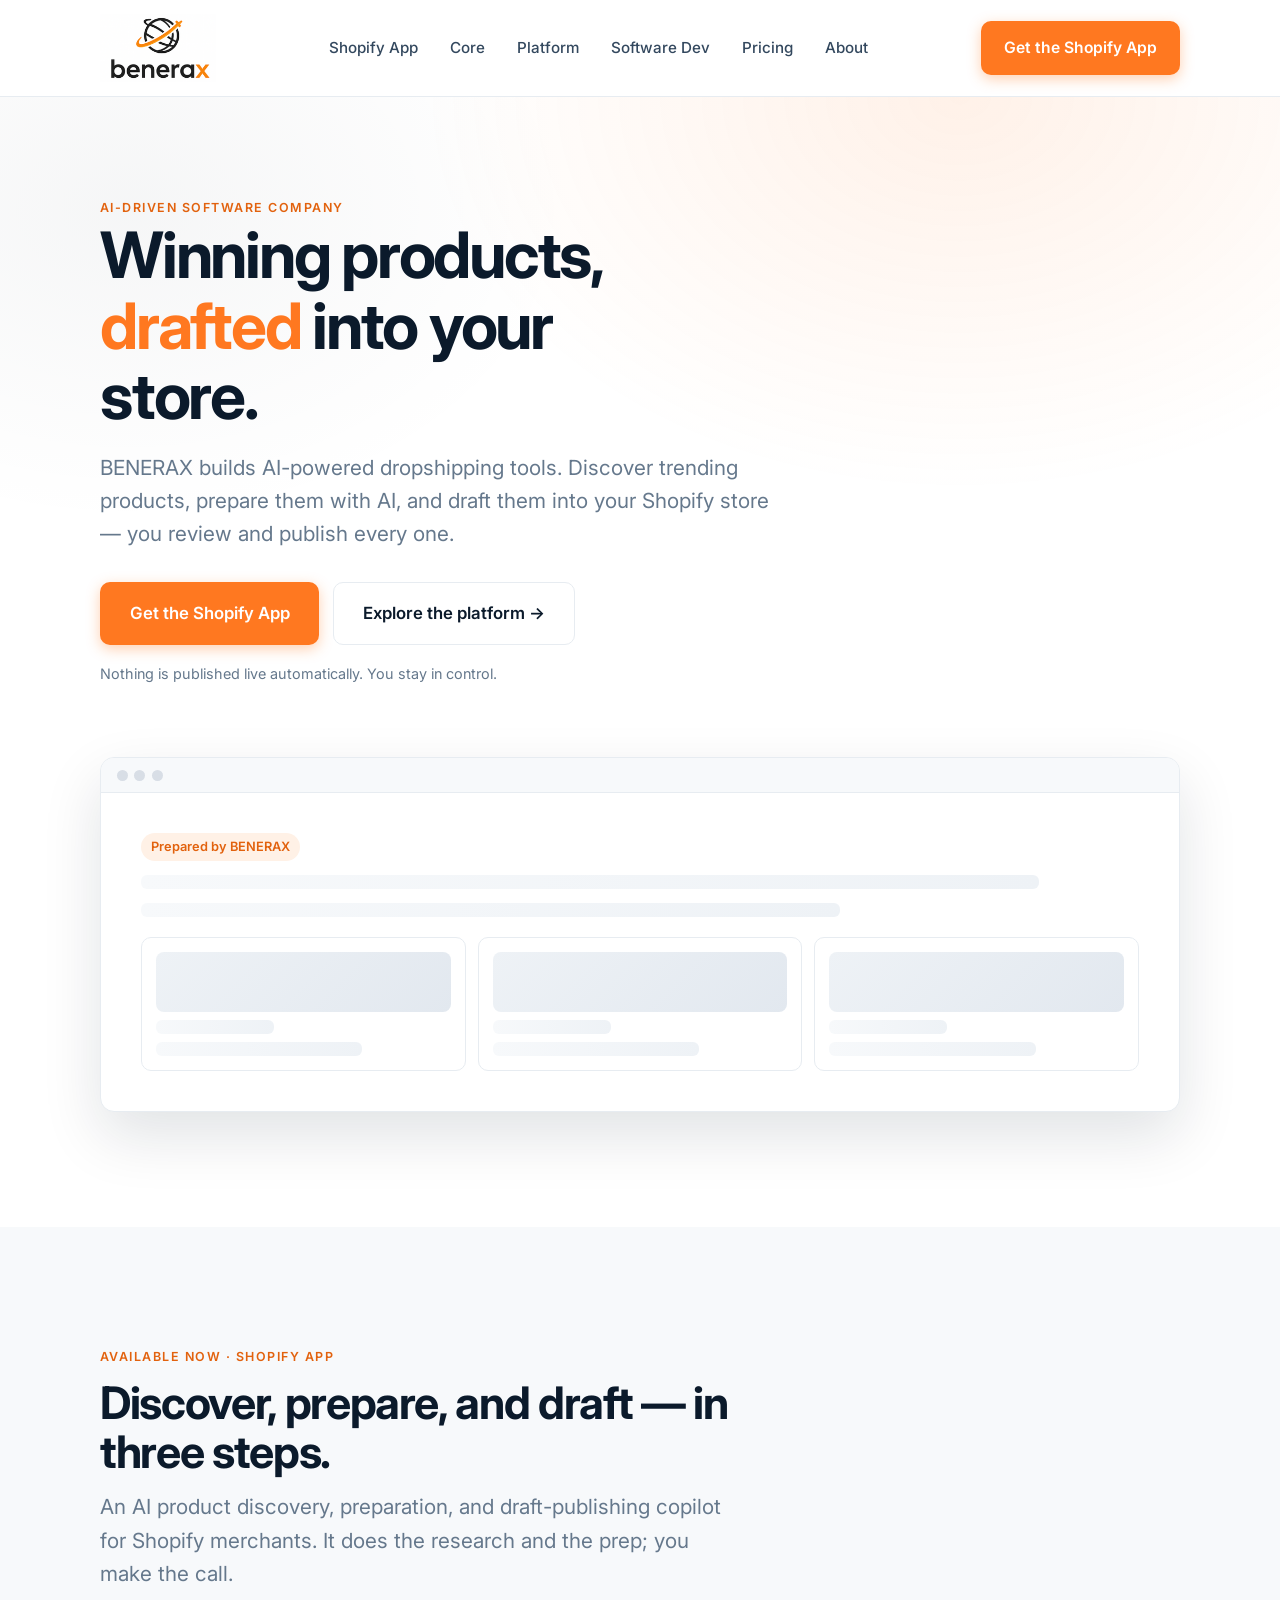
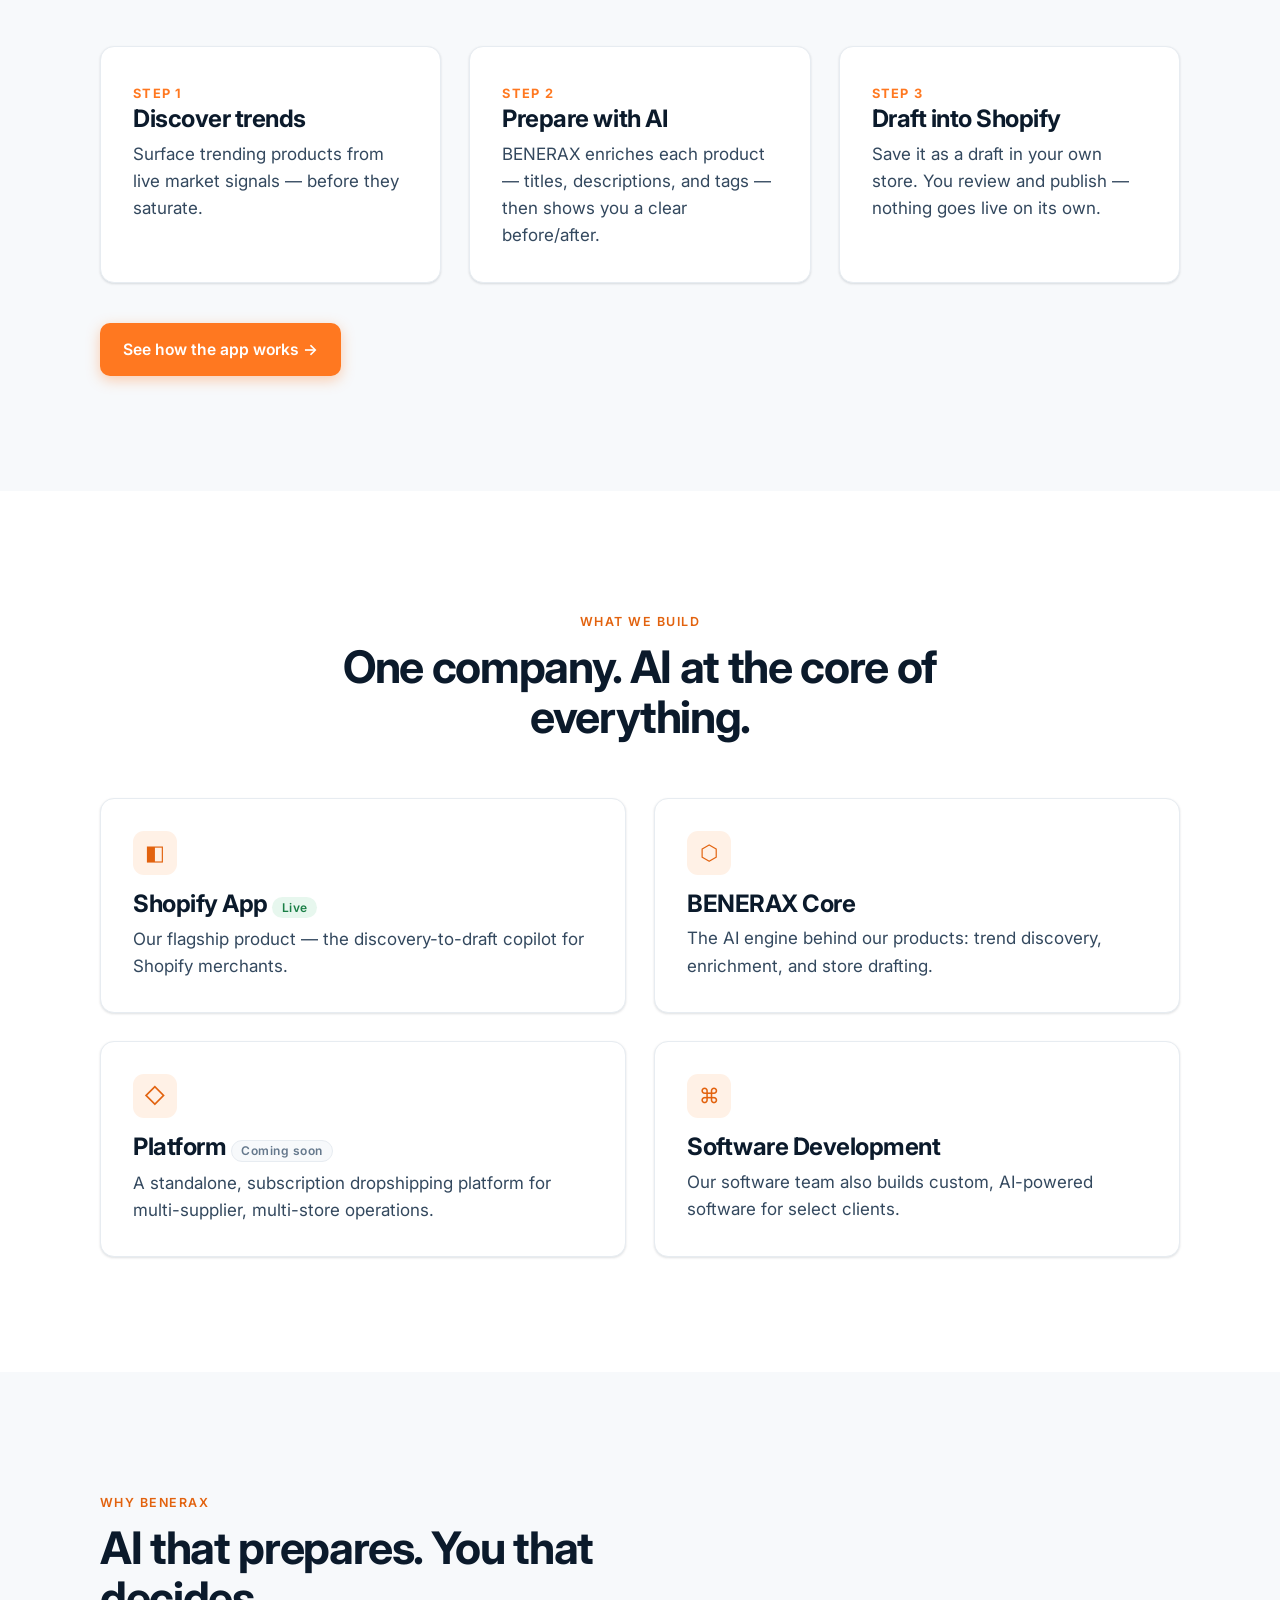
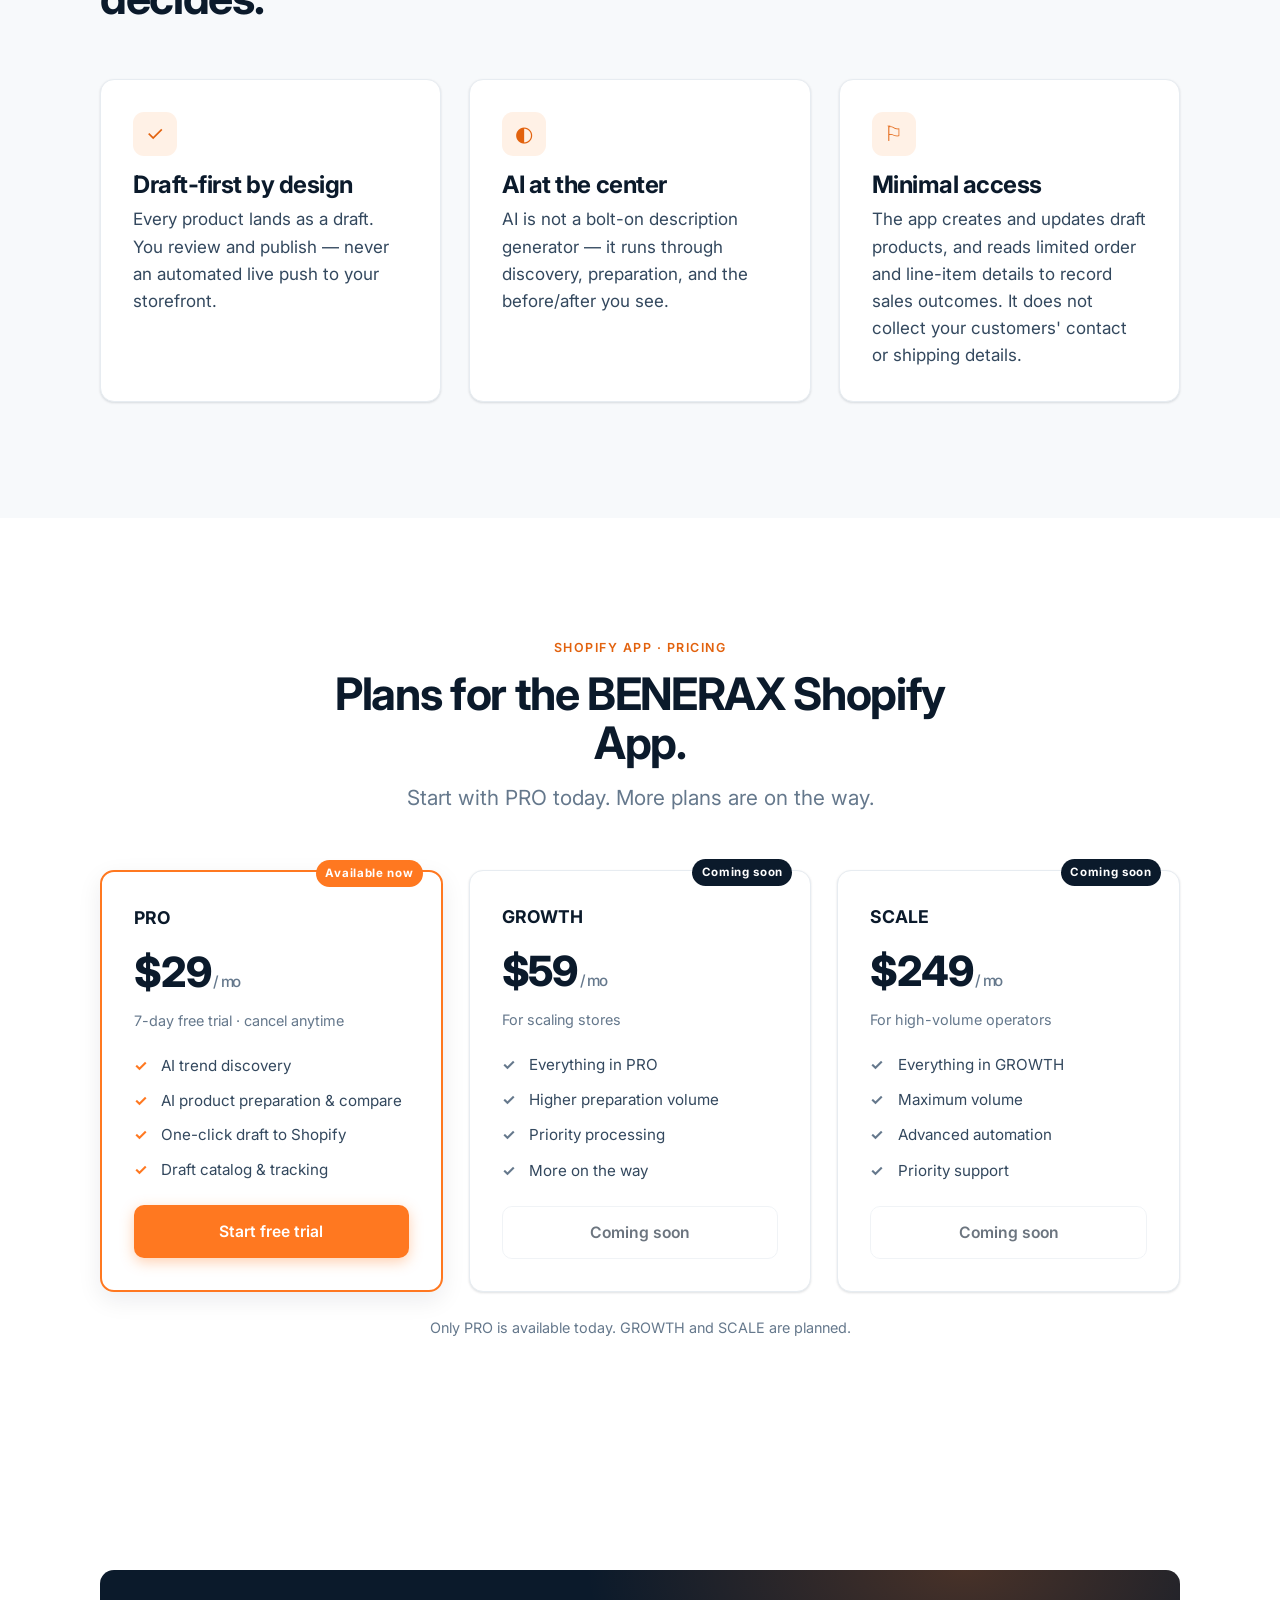
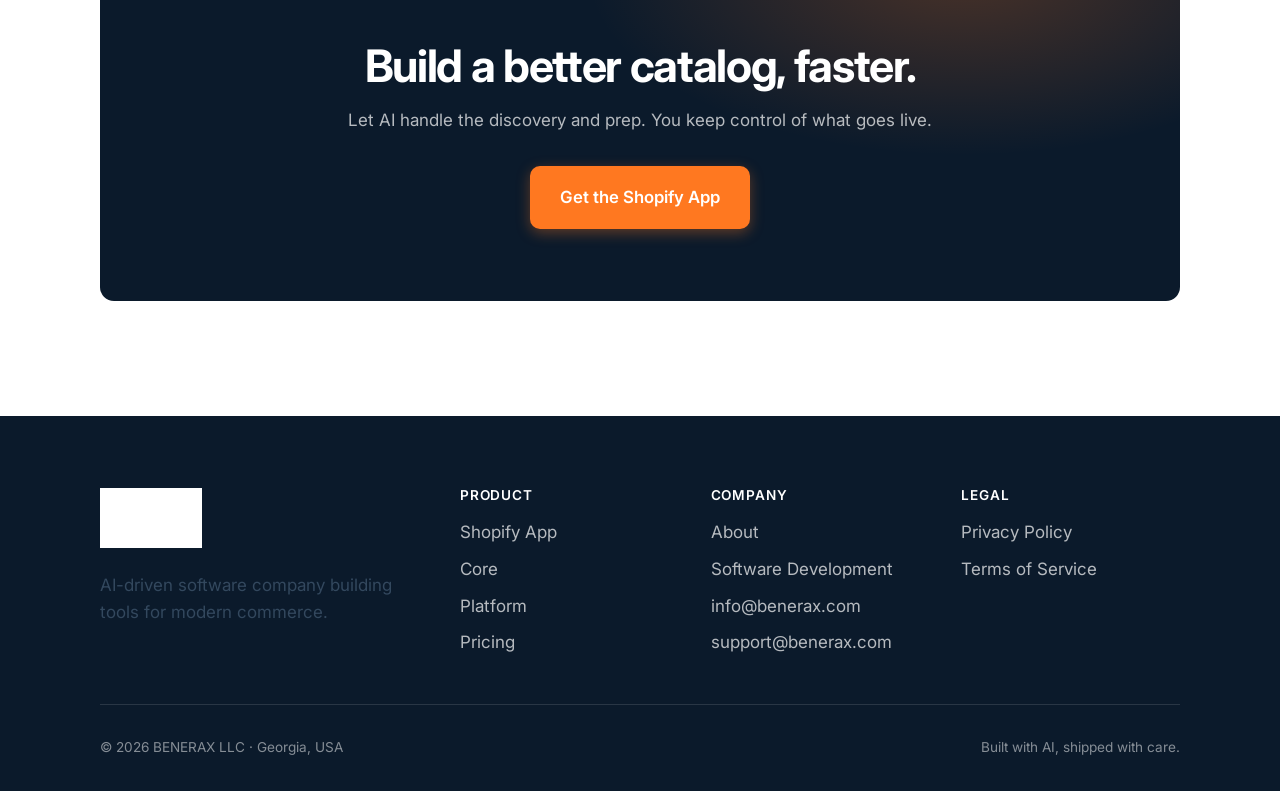
<file: index.html>
<!DOCTYPE html>
<html lang="en">
<head>
<meta charset="UTF-8" />
<meta name="viewport" content="width=device-width, initial-scale=1.0" />
<title>BENERAX — AI-driven software for modern commerce</title>
<meta name="description" content="BENERAX is an AI-driven software company. We build AI-powered dropshipping tools — discover trending products, prepare them with AI, and draft them into your Shopify store. You review and publish." />
<meta property="og:title" content="BENERAX — AI-driven software for modern commerce" />
<meta property="og:description" content="Discover, prepare, and draft winning products into your Shopify store. You review and publish — nothing goes live automatically." />
<meta property="og:type" content="website" />
<link rel="preconnect" href="https://fonts.googleapis.com" />
<link rel="preconnect" href="https://fonts.gstatic.com" crossorigin />
<link href="https://fonts.googleapis.com/css2?family=Inter:opsz,wght@14..32,300;14..32,400;14..32,500;14..32,600;14..32,700;14..32,800;14..32,900&display=swap" rel="stylesheet" />
<link rel="stylesheet" href="/assets/styles.css" />
</head>
<body>

<!-- ============ NAV ============ -->
<header class="nav">
  <div class="wrap nav-inner">
    <a class="brand" href="/">
      <img src="/assets/logo.png" alt="BENERAX" />
    </a>
    <nav class="nav-links" id="navLinks">
      <a href="/pages/shopify-app.html">Shopify App</a>
      <a href="/pages/core.html">Core</a>
      <a href="/pages/platform.html">Platform</a>
      <a href="/pages/software-development.html">Software Dev</a>
      <a href="/#pricing">Pricing</a>
      <a href="/pages/about.html">About</a>
    </nav>
    <div class="nav-cta">
      <a class="btn btn-primary" href="/pages/shopify-app.html">Get the Shopify App</a>
    </div>
    <button class="nav-toggle" aria-label="Menu" aria-expanded="false">☰</button>
  </div>
</header>

<main>

<!-- ============ HERO ============ -->
<section class="hero">
  <div class="wrap">
    <span class="eyebrow reveal">AI-driven software company</span>
    <h1 class="reveal">Winning products, <span class="accent">drafted</span> into your store.</h1>
    <p class="lead reveal">BENERAX builds AI-powered dropshipping tools. Discover trending products, prepare them with AI, and draft them into your Shopify store — you review and publish every one.</p>
    <div class="hero-actions reveal">
      <a class="btn btn-primary btn-lg" href="/pages/shopify-app.html">Get the Shopify App</a>
      <a class="btn btn-ghost btn-lg" href="/pages/platform.html">Explore the platform →</a>
    </div>
    <p class="hero-note reveal">Nothing is published live automatically. You stay in control.</p>

    <!-- CSS product mockup — replace with a real embedded-app screenshot later -->
    <div class="mock reveal" aria-hidden="true">
      <div class="mock-bar"><span class="mock-dot"></span><span class="mock-dot"></span><span class="mock-dot"></span></div>
      <div class="mock-body">
        <span class="mock-pill">Prepared by BENERAX</span>
        <div class="mock-row l"></div>
        <div class="mock-row m"></div>
        <div class="mock-cards">
          <div class="mock-card"><div class="mock-thumb"></div><div class="mock-row s"></div><div class="mock-row m"></div></div>
          <div class="mock-card"><div class="mock-thumb"></div><div class="mock-row s"></div><div class="mock-row m"></div></div>
          <div class="mock-card"><div class="mock-thumb"></div><div class="mock-row s"></div><div class="mock-row m"></div></div>
        </div>
      </div>
    </div>
  </div>
</section>

<!-- ============ SHOPIFY APP (primary product) ============ -->
<section class="section-soft" id="shopify">
  <div class="wrap">
    <div class="section-head measure reveal">
      <span class="eyebrow">Available now · Shopify App</span>
      <h2>Discover, prepare, and draft — in three steps.</h2>
      <p class="lead">An AI product discovery, preparation, and draft-publishing copilot for Shopify merchants. It does the research and the prep; you make the call.</p>
    </div>
    <div class="grid grid-3">
      <div class="card reveal">
        <span class="num">STEP 1</span>
        <h3>Discover trends</h3>
        <p>Surface trending products from live market signals — before they saturate.</p>
      </div>
      <div class="card reveal">
        <span class="num">STEP 2</span>
        <h3>Prepare with AI</h3>
        <p>BENERAX enriches each product — titles, descriptions, and tags — then shows you a clear before/after.</p>
      </div>
      <div class="card reveal">
        <span class="num">STEP 3</span>
        <h3>Draft into Shopify</h3>
        <p>Save it as a draft in your own store. You review and publish — nothing goes live on its own.</p>
      </div>
    </div>
    <div style="margin-top:2.5rem" class="reveal">
      <a class="btn btn-primary" href="/pages/shopify-app.html">See how the app works →</a>
    </div>
  </div>
</section>

<!-- ============ FOUR THINGS WE BUILD ============ -->
<section id="what-we-build">
  <div class="wrap">
    <div class="section-head measure center reveal">
      <span class="eyebrow">What we build</span>
      <h2>One company. AI at the core of everything.</h2>
    </div>
    <div class="grid grid-2">
      <a class="card reveal" href="/pages/shopify-app.html">
        <div class="card-icon">◧</div>
        <h3>Shopify App <span class="badge badge-live">Live</span></h3>
        <p>Our flagship product — the discovery-to-draft copilot for Shopify merchants.</p>
      </a>
      <a class="card reveal" href="/pages/core.html">
        <div class="card-icon">⬡</div>
        <h3>BENERAX Core</h3>
        <p>The AI engine behind our products: trend discovery, enrichment, and store drafting.</p>
      </a>
      <a class="card reveal" href="/pages/platform.html">
        <div class="card-icon">◇</div>
        <h3>Platform <span class="badge badge-soon">Coming soon</span></h3>
        <p>A standalone, subscription dropshipping platform for multi-supplier, multi-store operations.</p>
      </a>
      <a class="card reveal" href="/pages/software-development.html">
        <div class="card-icon">⌘</div>
        <h3>Software Development</h3>
        <p>Our software team also builds custom, AI-powered software for select clients.</p>
      </a>
    </div>
  </div>
</section>

<!-- ============ WHY BENERAX ============ -->
<section class="section-soft" id="why">
  <div class="wrap">
    <div class="section-head measure reveal">
      <span class="eyebrow">Why BENERAX</span>
      <h2>AI that prepares. You that decides.</h2>
    </div>
    <div class="grid grid-3">
      <div class="card reveal"><div class="card-icon">✓</div><h3>Draft-first by design</h3><p>Every product lands as a draft. You review and publish — never an automated live push to your storefront.</p></div>
      <div class="card reveal"><div class="card-icon">◐</div><h3>AI at the center</h3><p>AI is not a bolt-on description generator — it runs through discovery, preparation, and the before/after you see.</p></div>
      <div class="card reveal"><div class="card-icon">⚐</div><h3>Minimal access</h3><p>The app creates and updates draft products, and reads limited order and line-item details to record sales outcomes. It does not collect your customers' contact or shipping details.</p></div>
    </div>
  </div>
</section>

<!-- ============ PRICING (Shopify App) ============ -->
<section id="pricing">
  <div class="wrap">
    <div class="section-head measure center reveal">
      <span class="eyebrow">Shopify App · Pricing</span>
      <h2>Plans for the BENERAX Shopify App.</h2>
      <p class="lead">Start with PRO today. More plans are on the way.</p>
    </div>
    <div class="price-grid">
      <!-- PRO — live -->
      <div class="card price-card featured reveal">
        <span class="price-tag live">Available now</span>
        <span class="price-name">PRO</span>
        <div class="price-amt">$29<small> / mo</small></div>
        <p class="price-sub">7-day free trial · cancel anytime</p>
        <ul class="price-list">
          <li>AI trend discovery</li>
          <li>AI product preparation &amp; compare</li>
          <li>One-click draft to Shopify</li>
          <li>Draft catalog &amp; tracking</li>
        </ul>
        <a class="btn btn-primary" href="/pages/shopify-app.html" style="justify-content:center">Start free trial</a>
      </div>
      <!-- GROWTH — coming -->
      <div class="card price-card soon reveal">
        <span class="price-tag coming">Coming soon</span>
        <span class="price-name">GROWTH</span>
        <div class="price-amt">$59<small> / mo</small></div>
        <p class="price-sub">For scaling stores</p>
        <ul class="price-list">
          <li>Everything in PRO</li>
          <li>Higher preparation volume</li>
          <li>Priority processing</li>
          <li>More on the way</li>
        </ul>
        <a class="btn btn-ghost" href="#" aria-disabled="true" style="justify-content:center;pointer-events:none;opacity:.6">Coming soon</a>
      </div>
      <!-- SCALE — coming -->
      <div class="card price-card soon reveal">
        <span class="price-tag coming">Coming soon</span>
        <span class="price-name">SCALE</span>
        <div class="price-amt">$249<small> / mo</small></div>
        <p class="price-sub">For high-volume operators</p>
        <ul class="price-list">
          <li>Everything in GROWTH</li>
          <li>Maximum volume</li>
          <li>Advanced automation</li>
          <li>Priority support</li>
        </ul>
        <a class="btn btn-ghost" href="#" aria-disabled="true" style="justify-content:center;pointer-events:none;opacity:.6">Coming soon</a>
      </div>
    </div>
    <p class="center reveal" style="margin-top:1.5rem;font-size:.9rem;color:var(--ink-3)">Only PRO is available today. GROWTH and SCALE are planned.</p>
  </div>
</section>

<!-- ============ CTA BAND ============ -->
<section>
  <div class="wrap">
    <div class="cta-band reveal">
      <h2>Build a better catalog, faster.</h2>
      <p class="measure center">Let AI handle the discovery and prep. You keep control of what goes live.</p>
      <a class="btn btn-primary btn-lg" href="/pages/shopify-app.html">Get the Shopify App</a>
    </div>
  </div>
</section>

</main>

<!-- ============ FOOTER ============ -->
<footer class="footer">
  <div class="wrap">
    <div class="footer-grid">
      <div class="footer-brand">
        <img src="/assets/logo.png" alt="BENERAX" />
        <p style="max-width:32ch">AI-driven software company building tools for modern commerce.</p>
      </div>
      <div>
        <h4>Product</h4>
        <ul>
          <li><a href="/pages/shopify-app.html">Shopify App</a></li>
          <li><a href="/pages/core.html">Core</a></li>
          <li><a href="/pages/platform.html">Platform</a></li>
          <li><a href="/#pricing">Pricing</a></li>
        </ul>
      </div>
      <div>
        <h4>Company</h4>
        <ul>
          <li><a href="/pages/about.html">About</a></li>
          <li><a href="/pages/software-development.html">Software Development</a></li>
          <li><a href="mailto:info@benerax.com">info@benerax.com</a></li>
          <li><a href="mailto:support@benerax.com">support@benerax.com</a></li>
        </ul>
      </div>
      <div>
        <h4>Legal</h4>
        <ul>
          <li><a href="/pages/privacy.html">Privacy Policy</a></li>
          <li><a href="/pages/terms.html">Terms of Service</a></li>
        </ul>
      </div>
    </div>
    <div class="footer-bottom">
      <span>© <span data-year>2026</span> BENERAX LLC · Georgia, USA</span>
      <span>Built with AI, shipped with care.</span>
    </div>
  </div>
</footer>

<script src="/assets/site.js"></script>
</body>
</html>
</file>
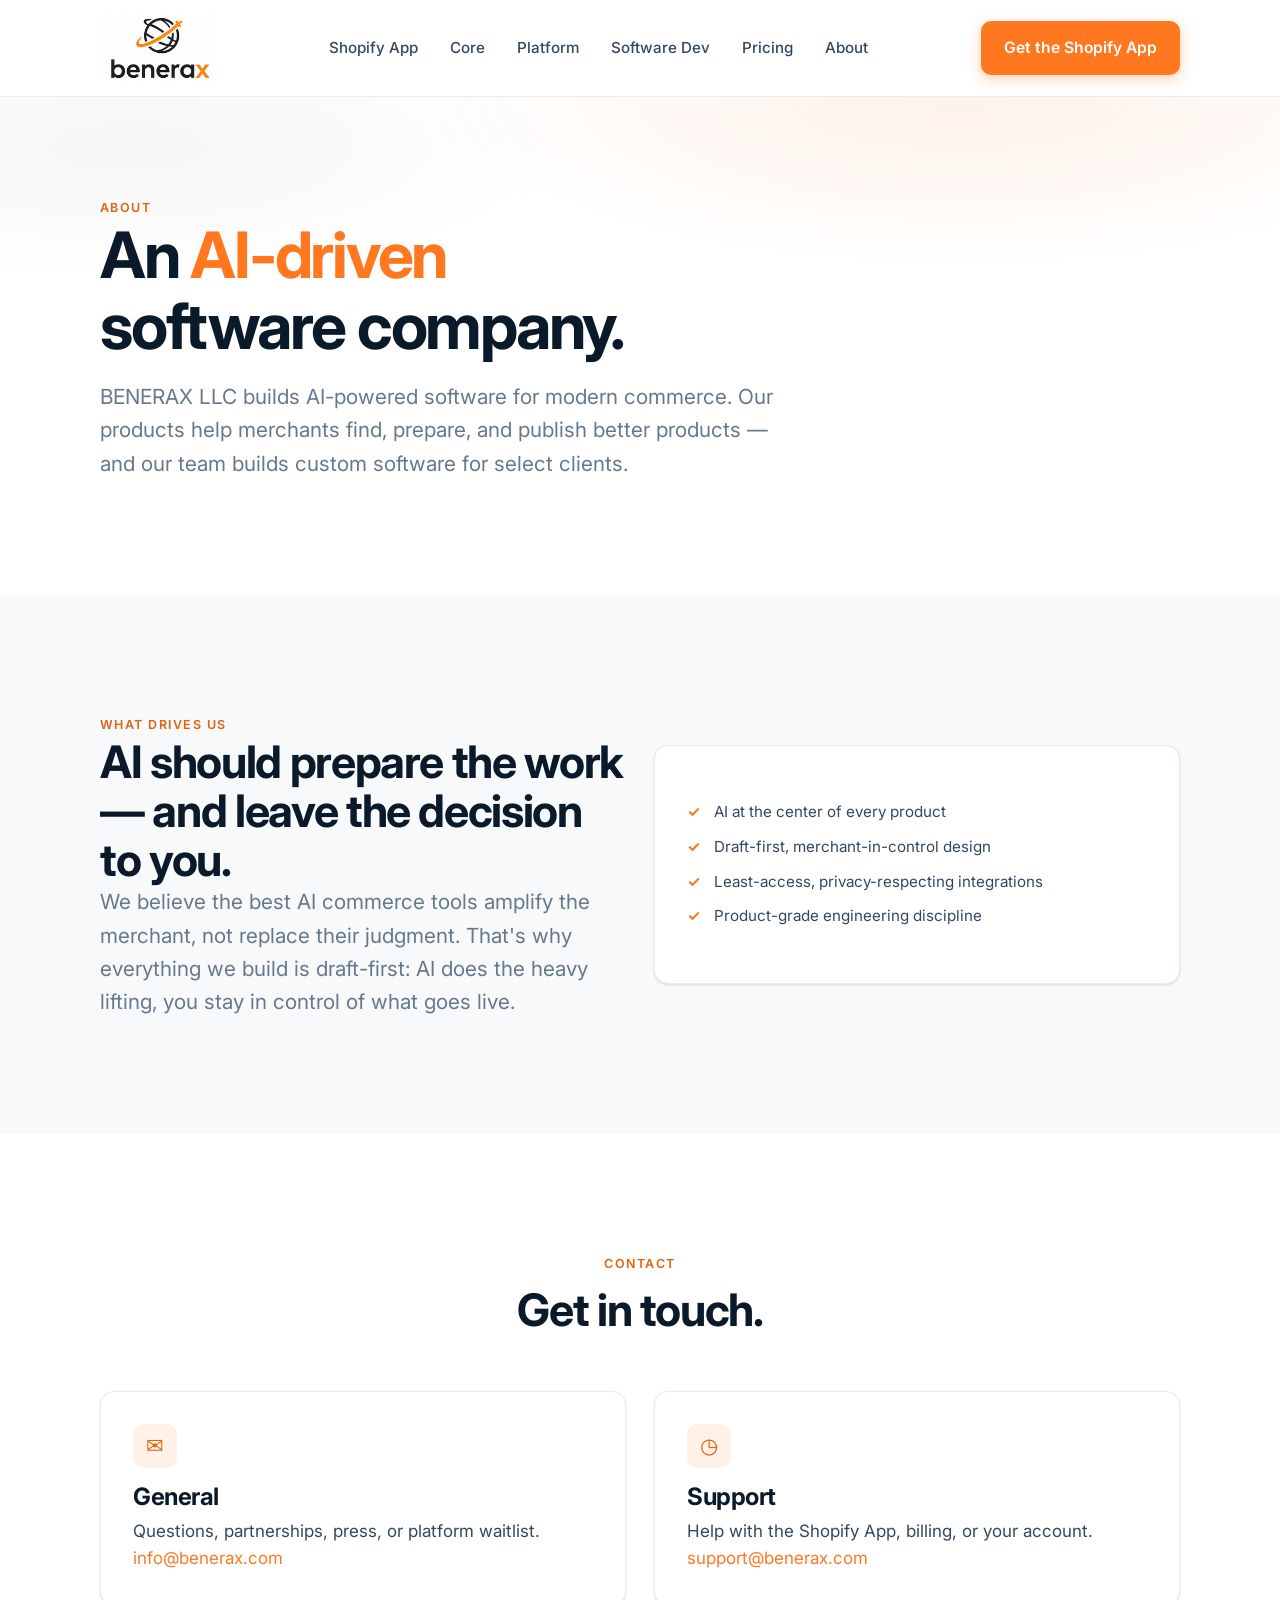
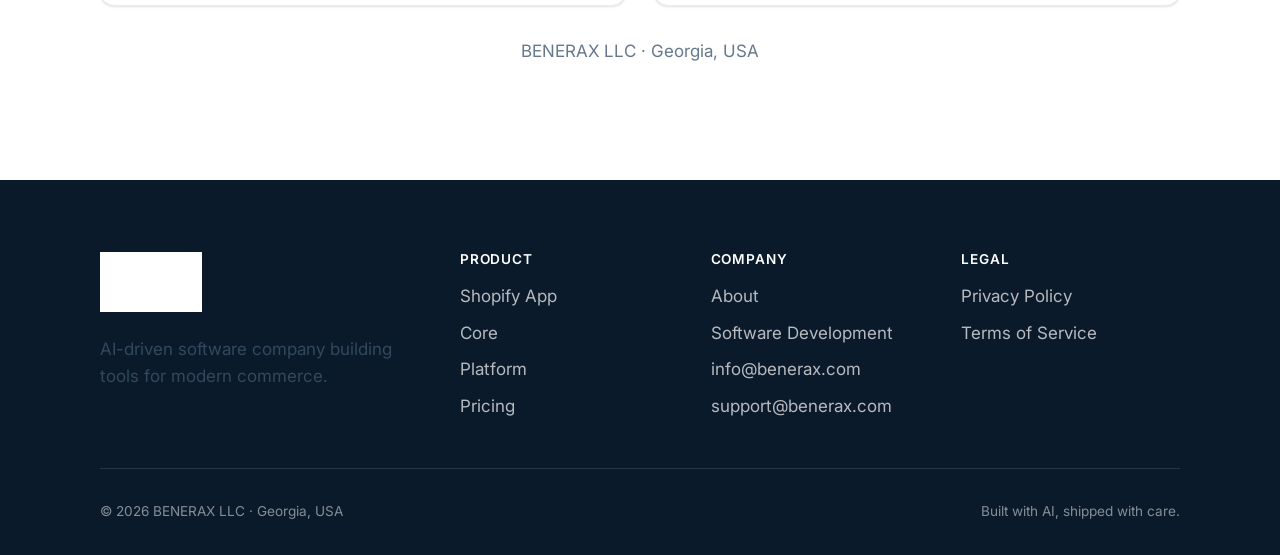
<file: pages/about.html>
<!DOCTYPE html>
<html lang="en">
<head>
<meta charset="UTF-8" />
<meta name="viewport" content="width=device-width, initial-scale=1.0" />
<title>About — BENERAX LLC</title>
<meta name="description" content="BENERAX LLC is an AI-driven software company based in Georgia, USA, building AI-powered dropshipping tools and custom software." />
<link rel="preconnect" href="https://fonts.googleapis.com" />
<link rel="preconnect" href="https://fonts.gstatic.com" crossorigin />
<link href="https://fonts.googleapis.com/css2?family=Inter:opsz,wght@14..32,300;14..32,400;14..32,500;14..32,600;14..32,700;14..32,800&display=swap" rel="stylesheet" />
<link rel="stylesheet" href="/assets/styles.css" />
</head>
<body>
<header class="nav">
  <div class="wrap nav-inner">
    <a class="brand" href="/"><img src="/assets/logo.png" alt="BENERAX" /></a>
    <nav class="nav-links" id="navLinks">
      <a href="/pages/shopify-app.html">Shopify App</a><a href="/pages/core.html">Core</a><a href="/pages/platform.html">Platform</a><a href="/pages/software-development.html">Software Dev</a><a href="/#pricing">Pricing</a><a href="/pages/about.html">About</a>
    </nav>
    <div class="nav-cta"><a class="btn btn-primary" href="/pages/shopify-app.html">Get the Shopify App</a></div>
    <button class="nav-toggle" aria-label="Menu" aria-expanded="false">☰</button>
  </div>
</header>

<main>
<section class="hero">
  <div class="wrap">
    <span class="eyebrow reveal">About</span>
    <h1 class="reveal">An <span class="accent">AI-driven</span> software company.</h1>
    <p class="lead reveal">BENERAX LLC builds AI-powered software for modern commerce. Our products help merchants find, prepare, and publish better products — and our team builds custom software for select clients.</p>
  </div>
</section>

<section class="section-soft">
  <div class="wrap">
    <div class="grid grid-2" style="align-items:center">
      <div class="reveal">
        <span class="eyebrow">What drives us</span>
        <h2>AI should prepare the work — and leave the decision to you.</h2>
        <p class="lead">We believe the best AI commerce tools amplify the merchant, not replace their judgment. That's why everything we build is draft-first: AI does the heavy lifting, you stay in control of what goes live.</p>
      </div>
      <div class="card reveal">
        <ul class="price-list">
          <li>AI at the center of every product</li>
          <li>Draft-first, merchant-in-control design</li>
          <li>Least-access, privacy-respecting integrations</li>
          <li>Product-grade engineering discipline</li>
        </ul>
      </div>
    </div>
  </div>
</section>

<section id="contact">
  <div class="wrap">
    <div class="section-head measure center reveal"><span class="eyebrow">Contact</span><h2>Get in touch.</h2></div>
    <div class="grid grid-2">
      <div class="card reveal"><div class="card-icon">✉</div><h3>General</h3><p>Questions, partnerships, press, or platform waitlist.</p><p><a class="accent" href="mailto:info@benerax.com">info@benerax.com</a></p></div>
      <div class="card reveal"><div class="card-icon">◷</div><h3>Support</h3><p>Help with the Shopify App, billing, or your account.</p><p><a class="accent" href="mailto:support@benerax.com">support@benerax.com</a></p></div>
    </div>
    <p class="center reveal" style="margin-top:2rem;color:var(--ink-3)">BENERAX LLC · Georgia, USA</p>
  </div>
</section>
</main>

<footer class="footer">
  <div class="wrap">
    <div class="footer-grid">
      <div class="footer-brand"><img src="/assets/logo.png" alt="BENERAX" /><p style="max-width:32ch">AI-driven software company building tools for modern commerce.</p></div>
      <div><h4>Product</h4><ul><li><a href="/pages/shopify-app.html">Shopify App</a></li><li><a href="/pages/core.html">Core</a></li><li><a href="/pages/platform.html">Platform</a></li><li><a href="/#pricing">Pricing</a></li></ul></div>
      <div><h4>Company</h4><ul><li><a href="/pages/about.html">About</a></li><li><a href="/pages/software-development.html">Software Development</a></li><li><a href="mailto:info@benerax.com">info@benerax.com</a></li><li><a href="mailto:support@benerax.com">support@benerax.com</a></li></ul></div>
      <div><h4>Legal</h4><ul><li><a href="/pages/privacy.html">Privacy Policy</a></li><li><a href="/pages/terms.html">Terms of Service</a></li></ul></div>
    </div>
    <div class="footer-bottom"><span>© <span data-year>2026</span> BENERAX LLC · Georgia, USA</span><span>Built with AI, shipped with care.</span></div>
  </div>
</footer>
<script src="/assets/site.js"></script>
</body>
</html>
</file>
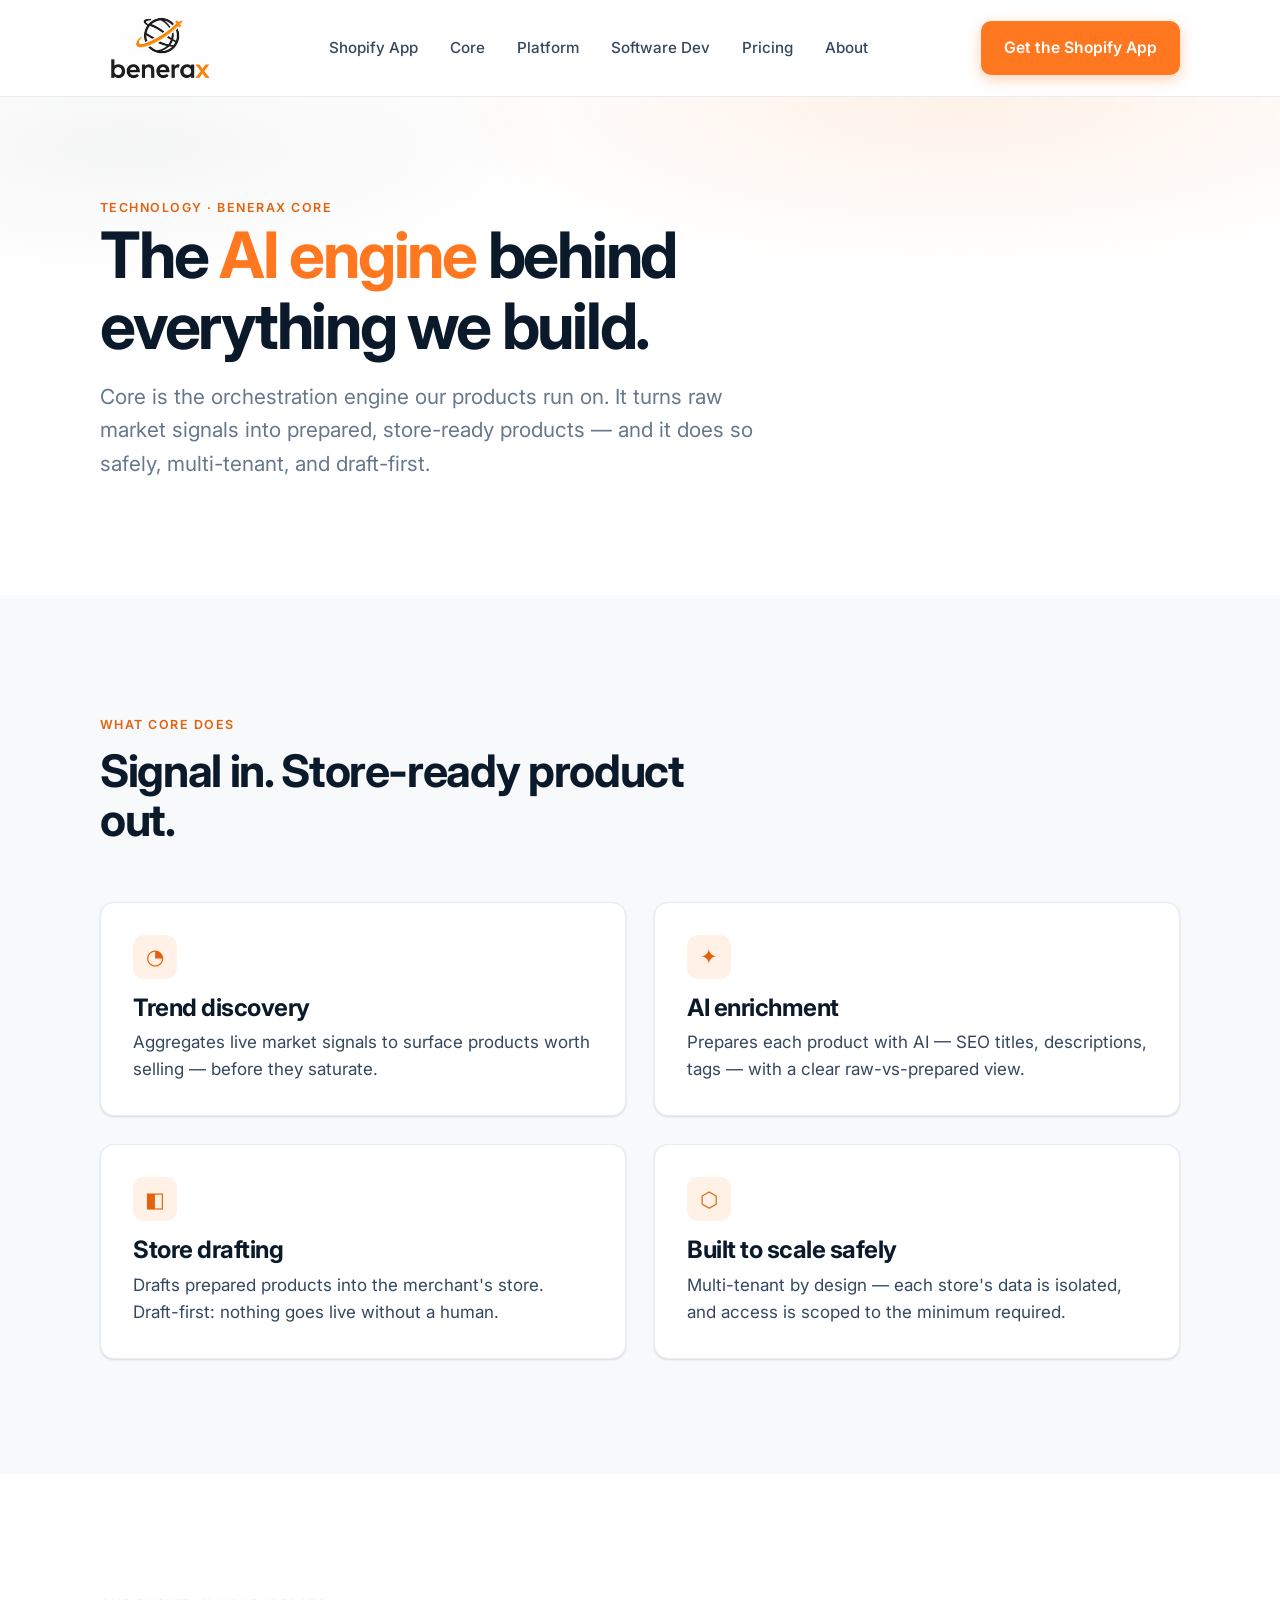
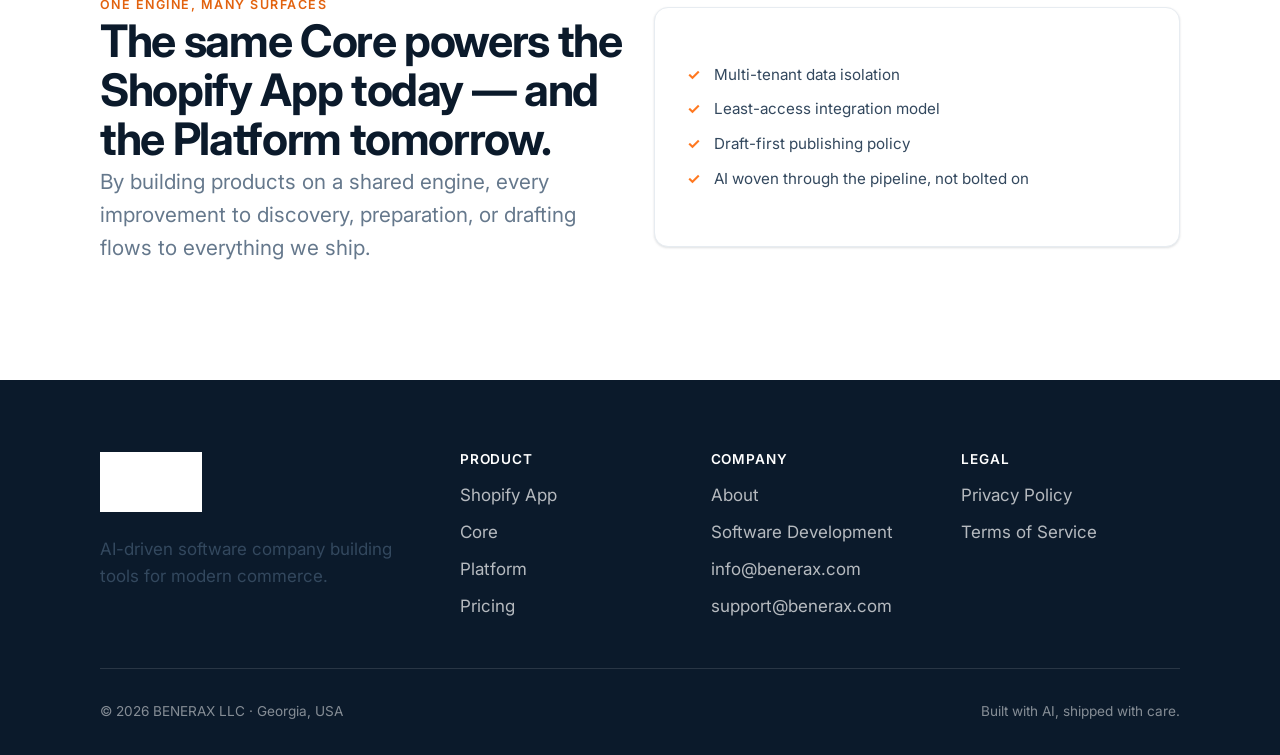
<file: pages/core.html>
<!DOCTYPE html>
<html lang="en">
<head>
<meta charset="UTF-8" />
<meta name="viewport" content="width=device-width, initial-scale=1.0" />
<title>BENERAX Core — the AI engine behind our products</title>
<meta name="description" content="BENERAX Core is the AI engine powering our products: trend discovery, AI enrichment, and store drafting — built multi-tenant and draft-first." />
<link rel="preconnect" href="https://fonts.googleapis.com" />
<link rel="preconnect" href="https://fonts.gstatic.com" crossorigin />
<link href="https://fonts.googleapis.com/css2?family=Inter:opsz,wght@14..32,300;14..32,400;14..32,500;14..32,600;14..32,700;14..32,800&display=swap" rel="stylesheet" />
<link rel="stylesheet" href="/assets/styles.css" />
</head>
<body>
<header class="nav">
  <div class="wrap nav-inner">
    <a class="brand" href="/"><img src="/assets/logo.png" alt="BENERAX" /></a>
    <nav class="nav-links" id="navLinks">
      <a href="/pages/shopify-app.html">Shopify App</a><a href="/pages/core.html">Core</a><a href="/pages/platform.html">Platform</a><a href="/pages/software-development.html">Software Dev</a><a href="/#pricing">Pricing</a><a href="/pages/about.html">About</a>
    </nav>
    <div class="nav-cta"><a class="btn btn-primary" href="/pages/shopify-app.html">Get the Shopify App</a></div>
    <button class="nav-toggle" aria-label="Menu" aria-expanded="false">☰</button>
  </div>
</header>

<main>
<section class="hero">
  <div class="wrap">
    <span class="eyebrow reveal">Technology · BENERAX Core</span>
    <h1 class="reveal">The <span class="accent">AI engine</span> behind everything we build.</h1>
    <p class="lead reveal">Core is the orchestration engine our products run on. It turns raw market signals into prepared, store-ready products — and it does so safely, multi-tenant, and draft-first.</p>
  </div>
</section>

<section class="section-soft">
  <div class="wrap">
    <div class="section-head measure reveal"><span class="eyebrow">What Core does</span><h2>Signal in. Store-ready product out.</h2></div>
    <div class="grid grid-2">
      <div class="card reveal"><div class="card-icon">◔</div><h3>Trend discovery</h3><p>Aggregates live market signals to surface products worth selling — before they saturate.</p></div>
      <div class="card reveal"><div class="card-icon">✦</div><h3>AI enrichment</h3><p>Prepares each product with AI — SEO titles, descriptions, tags — with a clear raw-vs-prepared view.</p></div>
      <div class="card reveal"><div class="card-icon">◧</div><h3>Store drafting</h3><p>Drafts prepared products into the merchant's store. Draft-first: nothing goes live without a human.</p></div>
      <div class="card reveal"><div class="card-icon">⬡</div><h3>Built to scale safely</h3><p>Multi-tenant by design — each store's data is isolated, and access is scoped to the minimum required.</p></div>
    </div>
  </div>
</section>

<section>
  <div class="wrap">
    <div class="grid grid-2" style="align-items:center">
      <div class="reveal"><span class="eyebrow">One engine, many surfaces</span><h2>The same Core powers the Shopify App today — and the Platform tomorrow.</h2><p class="lead">By building products on a shared engine, every improvement to discovery, preparation, or drafting flows to everything we ship.</p></div>
      <div class="card reveal"><ul class="price-list"><li>Multi-tenant data isolation</li><li>Least-access integration model</li><li>Draft-first publishing policy</li><li>AI woven through the pipeline, not bolted on</li></ul></div>
    </div>
  </div>
</section>
</main>

<footer class="footer">
  <div class="wrap">
    <div class="footer-grid">
      <div class="footer-brand"><img src="/assets/logo.png" alt="BENERAX" /><p style="max-width:32ch">AI-driven software company building tools for modern commerce.</p></div>
      <div><h4>Product</h4><ul><li><a href="/pages/shopify-app.html">Shopify App</a></li><li><a href="/pages/core.html">Core</a></li><li><a href="/pages/platform.html">Platform</a></li><li><a href="/#pricing">Pricing</a></li></ul></div>
      <div><h4>Company</h4><ul><li><a href="/pages/about.html">About</a></li><li><a href="/pages/software-development.html">Software Development</a></li><li><a href="mailto:info@benerax.com">info@benerax.com</a></li><li><a href="mailto:support@benerax.com">support@benerax.com</a></li></ul></div>
      <div><h4>Legal</h4><ul><li><a href="/pages/privacy.html">Privacy Policy</a></li><li><a href="/pages/terms.html">Terms of Service</a></li></ul></div>
    </div>
    <div class="footer-bottom"><span>© <span data-year>2026</span> BENERAX LLC · Georgia, USA</span><span>Built with AI, shipped with care.</span></div>
  </div>
</footer>
<script src="/assets/site.js"></script>
</body>
</html>
</file>
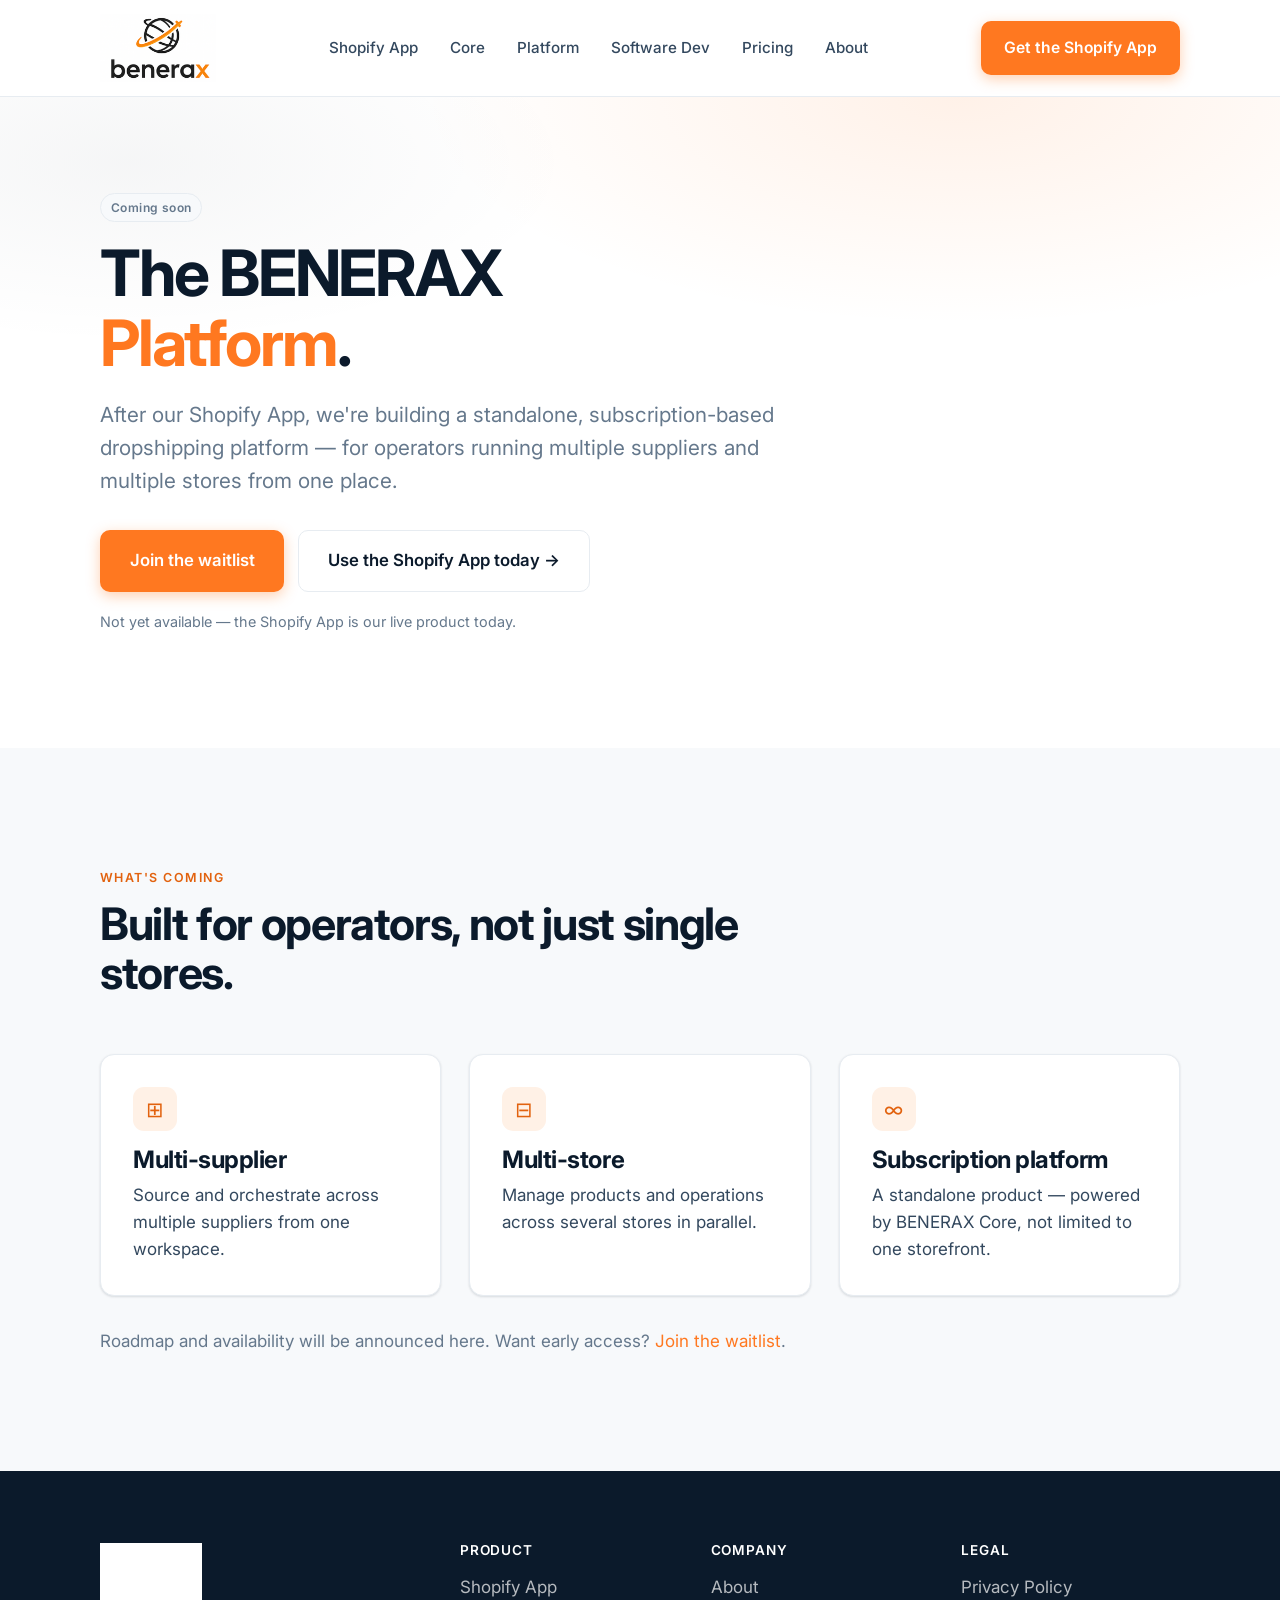
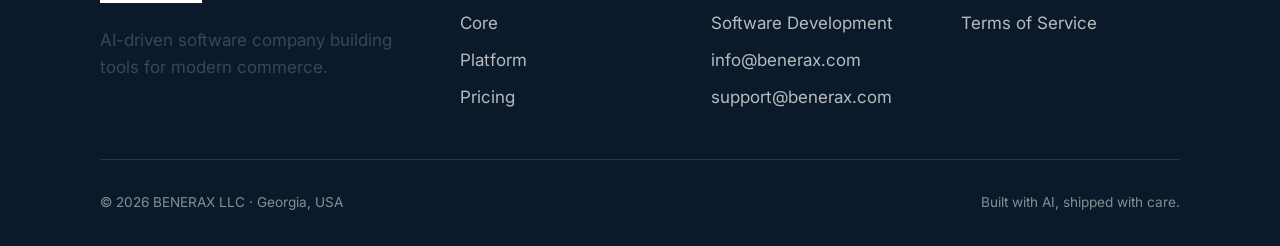
<file: pages/platform.html>
<!DOCTYPE html>
<html lang="en">
<head>
<meta charset="UTF-8" />
<meta name="viewport" content="width=device-width, initial-scale=1.0" />
<title>BENERAX Platform — coming soon</title>
<meta name="description" content="BENERAX Platform: a standalone, subscription-based dropshipping platform for multi-supplier, multi-store operations. Coming after our Shopify App." />
<link rel="preconnect" href="https://fonts.googleapis.com" />
<link rel="preconnect" href="https://fonts.gstatic.com" crossorigin />
<link href="https://fonts.googleapis.com/css2?family=Inter:opsz,wght@14..32,300;14..32,400;14..32,500;14..32,600;14..32,700;14..32,800&display=swap" rel="stylesheet" />
<link rel="stylesheet" href="/assets/styles.css" />
</head>
<body>
<header class="nav">
  <div class="wrap nav-inner">
    <a class="brand" href="/"><img src="/assets/logo.png" alt="BENERAX" /></a>
    <nav class="nav-links" id="navLinks">
      <a href="/pages/shopify-app.html">Shopify App</a><a href="/pages/core.html">Core</a><a href="/pages/platform.html">Platform</a><a href="/pages/software-development.html">Software Dev</a><a href="/#pricing">Pricing</a><a href="/pages/about.html">About</a>
    </nav>
    <div class="nav-cta"><a class="btn btn-primary" href="/pages/shopify-app.html">Get the Shopify App</a></div>
    <button class="nav-toggle" aria-label="Menu" aria-expanded="false">☰</button>
  </div>
</header>

<main>
<section class="hero">
  <div class="wrap">
    <span class="badge badge-soon reveal" style="margin-bottom:1rem">Coming soon</span>
    <h1 class="reveal">The BENERAX <span class="accent">Platform</span>.</h1>
    <p class="lead reveal">After our Shopify App, we're building a standalone, subscription-based dropshipping platform — for operators running multiple suppliers and multiple stores from one place.</p>
    <div class="hero-actions reveal">
      <a class="btn btn-primary btn-lg" href="mailto:info@benerax.com?subject=BENERAX%20Platform%20waitlist">Join the waitlist</a>
      <a class="btn btn-ghost btn-lg" href="/pages/shopify-app.html">Use the Shopify App today →</a>
    </div>
    <p class="hero-note reveal">Not yet available — the Shopify App is our live product today.</p>
  </div>
</section>

<section class="section-soft">
  <div class="wrap">
    <div class="section-head measure reveal"><span class="eyebrow">What's coming</span><h2>Built for operators, not just single stores.</h2></div>
    <div class="grid grid-3">
      <div class="card reveal"><div class="card-icon">⊞</div><h3>Multi-supplier</h3><p>Source and orchestrate across multiple suppliers from one workspace.</p></div>
      <div class="card reveal"><div class="card-icon">⊟</div><h3>Multi-store</h3><p>Manage products and operations across several stores in parallel.</p></div>
      <div class="card reveal"><div class="card-icon">∞</div><h3>Subscription platform</h3><p>A standalone product — powered by BENERAX Core, not limited to one storefront.</p></div>
    </div>
    <p class="reveal" style="margin-top:2rem;color:var(--ink-3)">Roadmap and availability will be announced here. Want early access? <a href="mailto:info@benerax.com?subject=BENERAX%20Platform%20waitlist" class="accent">Join the waitlist</a>.</p>
  </div>
</section>
</main>

<footer class="footer">
  <div class="wrap">
    <div class="footer-grid">
      <div class="footer-brand"><img src="/assets/logo.png" alt="BENERAX" /><p style="max-width:32ch">AI-driven software company building tools for modern commerce.</p></div>
      <div><h4>Product</h4><ul><li><a href="/pages/shopify-app.html">Shopify App</a></li><li><a href="/pages/core.html">Core</a></li><li><a href="/pages/platform.html">Platform</a></li><li><a href="/#pricing">Pricing</a></li></ul></div>
      <div><h4>Company</h4><ul><li><a href="/pages/about.html">About</a></li><li><a href="/pages/software-development.html">Software Development</a></li><li><a href="mailto:info@benerax.com">info@benerax.com</a></li><li><a href="mailto:support@benerax.com">support@benerax.com</a></li></ul></div>
      <div><h4>Legal</h4><ul><li><a href="/pages/privacy.html">Privacy Policy</a></li><li><a href="/pages/terms.html">Terms of Service</a></li></ul></div>
    </div>
    <div class="footer-bottom"><span>© <span data-year>2026</span> BENERAX LLC · Georgia, USA</span><span>Built with AI, shipped with care.</span></div>
  </div>
</footer>
<script src="/assets/site.js"></script>
</body>
</html>
</file>
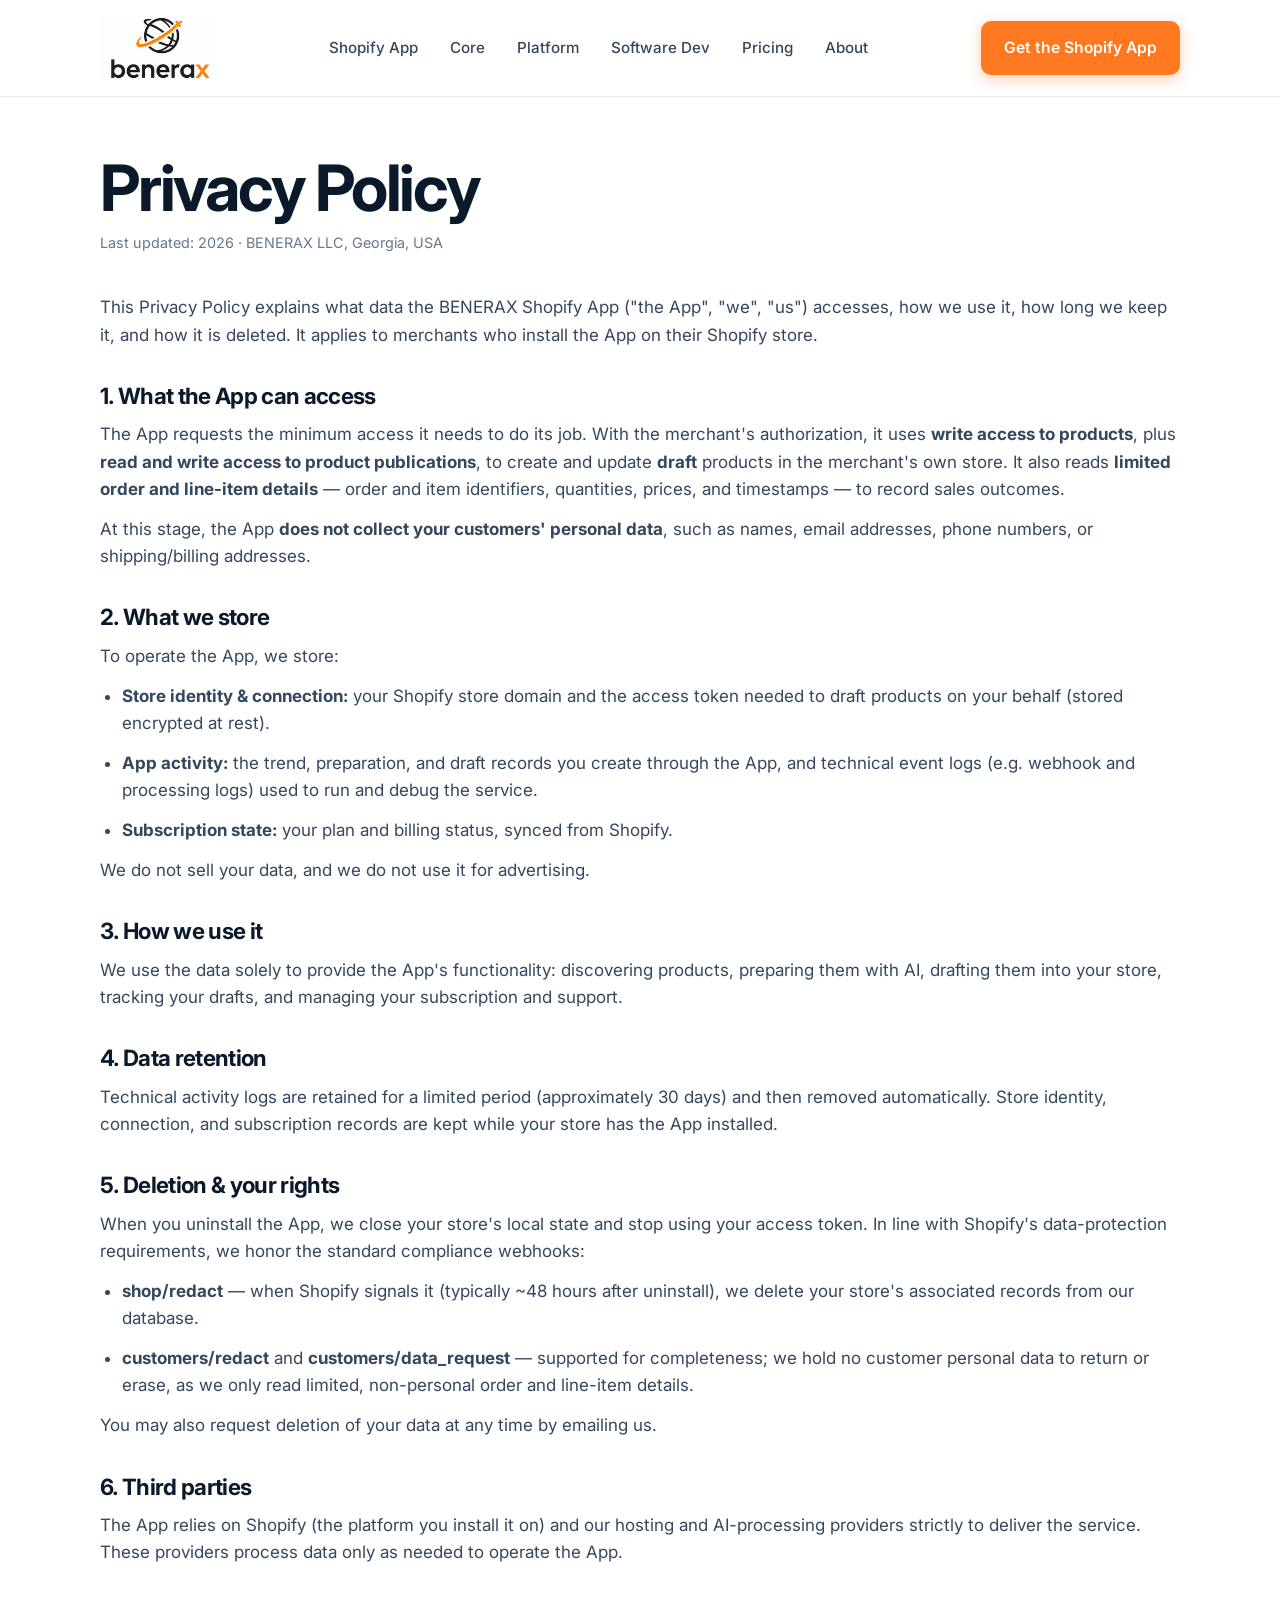
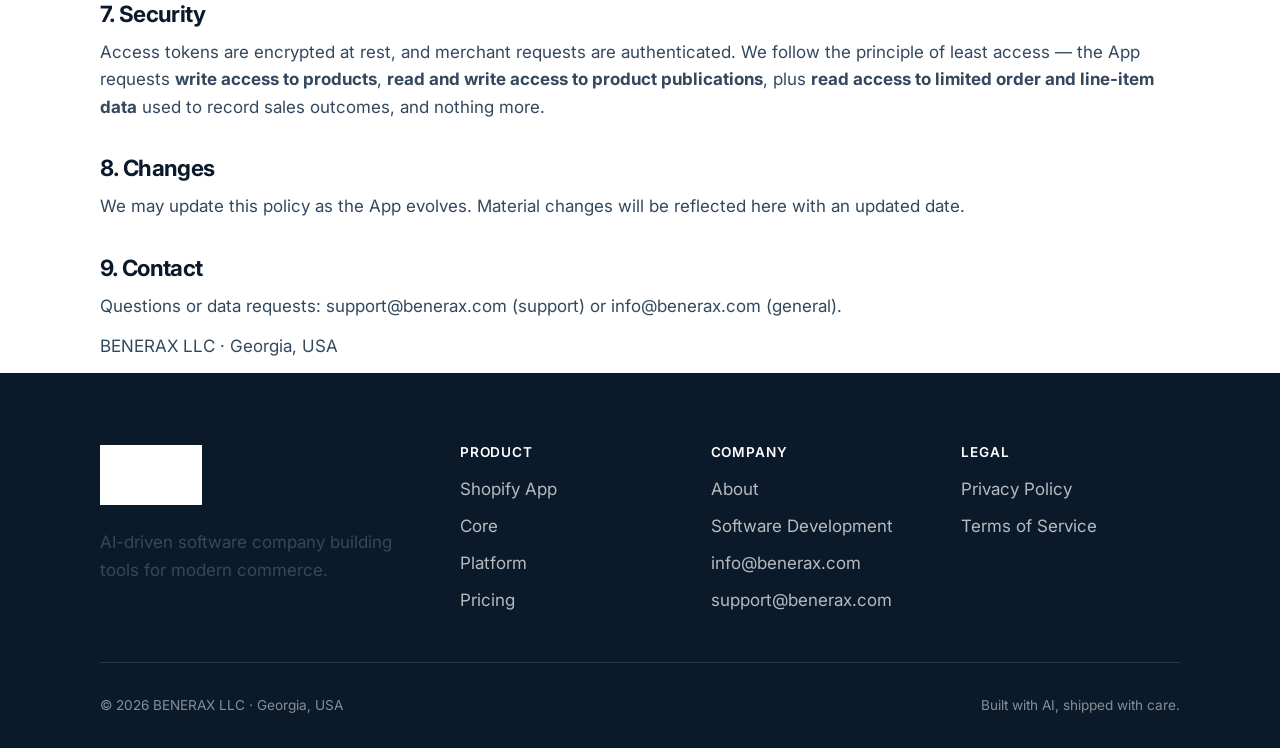
<file: pages/privacy.html>
<!DOCTYPE html>
<html lang="en">
<head>
<meta charset="UTF-8" />
<meta name="viewport" content="width=device-width, initial-scale=1.0" />
<title>Privacy Policy — BENERAX</title>
<meta name="description" content="BENERAX privacy policy: what data the BENERAX Shopify App accesses, how it is used, retained, and deleted." />
<link rel="preconnect" href="https://fonts.googleapis.com" />
<link rel="preconnect" href="https://fonts.gstatic.com" crossorigin />
<link href="https://fonts.googleapis.com/css2?family=Inter:opsz,wght@14..32,300;14..32,400;14..32,500;14..32,600;14..32,700&display=swap" rel="stylesheet" />
<link rel="stylesheet" href="/assets/styles.css" />
</head>
<body>
<header class="nav">
  <div class="wrap nav-inner">
    <a class="brand" href="/"><img src="/assets/logo.png" alt="BENERAX" /></a>
    <nav class="nav-links" id="navLinks">
      <a href="/pages/shopify-app.html">Shopify App</a>
      <a href="/pages/core.html">Core</a>
      <a href="/pages/platform.html">Platform</a>
      <a href="/pages/software-development.html">Software Dev</a>
      <a href="/#pricing">Pricing</a>
      <a href="/pages/about.html">About</a>
    </nav>
    <div class="nav-cta"><a class="btn btn-primary" href="/pages/shopify-app.html">Get the Shopify App</a></div>
    <button class="nav-toggle" aria-label="Menu" aria-expanded="false">☰</button>
  </div>
</header>

<main class="wrap legal">
  <h1>Privacy Policy</h1>
  <p class="updated">Last updated: 2026 · BENERAX LLC, Georgia, USA</p>

  <p>This Privacy Policy explains what data the BENERAX Shopify App ("the App", "we", "us") accesses, how we use it, how long we keep it, and how it is deleted. It applies to merchants who install the App on their Shopify store.</p>

  <h2>1. What the App can access</h2>
  <p>The App requests the minimum access it needs to do its job. With the merchant's authorization, it uses <strong>write access to products</strong>, plus <strong>read and write access to product publications</strong>, to create and update <strong>draft</strong> products in the merchant's own store. It also reads <strong>limited order and line-item details</strong> — order and item identifiers, quantities, prices, and timestamps — to record sales outcomes.</p>
  <p>At this stage, the App <strong>does not collect your customers' personal data</strong>, such as names, email addresses, phone numbers, or shipping/billing addresses.</p>

  <h2>2. What we store</h2>
  <p>To operate the App, we store:</p>
  <ul>
    <li><strong>Store identity &amp; connection:</strong> your Shopify store domain and the access token needed to draft products on your behalf (stored encrypted at rest).</li>
    <li><strong>App activity:</strong> the trend, preparation, and draft records you create through the App, and technical event logs (e.g. webhook and processing logs) used to run and debug the service.</li>
    <li><strong>Subscription state:</strong> your plan and billing status, synced from Shopify.</li>
  </ul>
  <p>We do not sell your data, and we do not use it for advertising.</p>

  <h2>3. How we use it</h2>
  <p>We use the data solely to provide the App's functionality: discovering products, preparing them with AI, drafting them into your store, tracking your drafts, and managing your subscription and support.</p>

  <h2>4. Data retention</h2>
  <p>Technical activity logs are retained for a limited period (approximately 30 days) and then removed automatically. Store identity, connection, and subscription records are kept while your store has the App installed.</p>

  <h2>5. Deletion &amp; your rights</h2>
  <p>When you uninstall the App, we close your store's local state and stop using your access token. In line with Shopify's data-protection requirements, we honor the standard compliance webhooks:</p>
  <ul>
    <li><strong>shop/redact</strong> — when Shopify signals it (typically ~48 hours after uninstall), we delete your store's associated records from our database.</li>
    <li><strong>customers/redact</strong> and <strong>customers/data_request</strong> — supported for completeness; we hold no customer personal data to return or erase, as we only read limited, non-personal order and line-item details.</li>
  </ul>
  <p>You may also request deletion of your data at any time by emailing us.</p>

  <h2>6. Third parties</h2>
  <p>The App relies on Shopify (the platform you install it on) and our hosting and AI-processing providers strictly to deliver the service. These providers process data only as needed to operate the App.</p>

  <h2>7. Security</h2>
  <p>Access tokens are encrypted at rest, and merchant requests are authenticated. We follow the principle of least access — the App requests <strong>write access to products</strong>, <strong>read and write access to product publications</strong>, plus <strong>read access to limited order and line-item data</strong> used to record sales outcomes, and nothing more.</p>

  <h2>8. Changes</h2>
  <p>We may update this policy as the App evolves. Material changes will be reflected here with an updated date.</p>

  <h2>9. Contact</h2>
  <p>Questions or data requests: <a href="mailto:support@benerax.com">support@benerax.com</a> (support) or <a href="mailto:info@benerax.com">info@benerax.com</a> (general).</p>
  <p>BENERAX LLC · Georgia, USA</p>
</main>

<footer class="footer">
  <div class="wrap">
    <div class="footer-grid">
      <div class="footer-brand"><img src="/assets/logo.png" alt="BENERAX" /><p style="max-width:32ch">AI-driven software company building tools for modern commerce.</p></div>
      <div><h4>Product</h4><ul><li><a href="/pages/shopify-app.html">Shopify App</a></li><li><a href="/pages/core.html">Core</a></li><li><a href="/pages/platform.html">Platform</a></li><li><a href="/#pricing">Pricing</a></li></ul></div>
      <div><h4>Company</h4><ul><li><a href="/pages/about.html">About</a></li><li><a href="/pages/software-development.html">Software Development</a></li><li><a href="mailto:info@benerax.com">info@benerax.com</a></li><li><a href="mailto:support@benerax.com">support@benerax.com</a></li></ul></div>
      <div><h4>Legal</h4><ul><li><a href="/pages/privacy.html">Privacy Policy</a></li><li><a href="/pages/terms.html">Terms of Service</a></li></ul></div>
    </div>
    <div class="footer-bottom"><span>© <span data-year>2026</span> BENERAX LLC · Georgia, USA</span><span>Built with AI, shipped with care.</span></div>
  </div>
</footer>
<script src="/assets/site.js"></script>
</body>
</html>
</file>
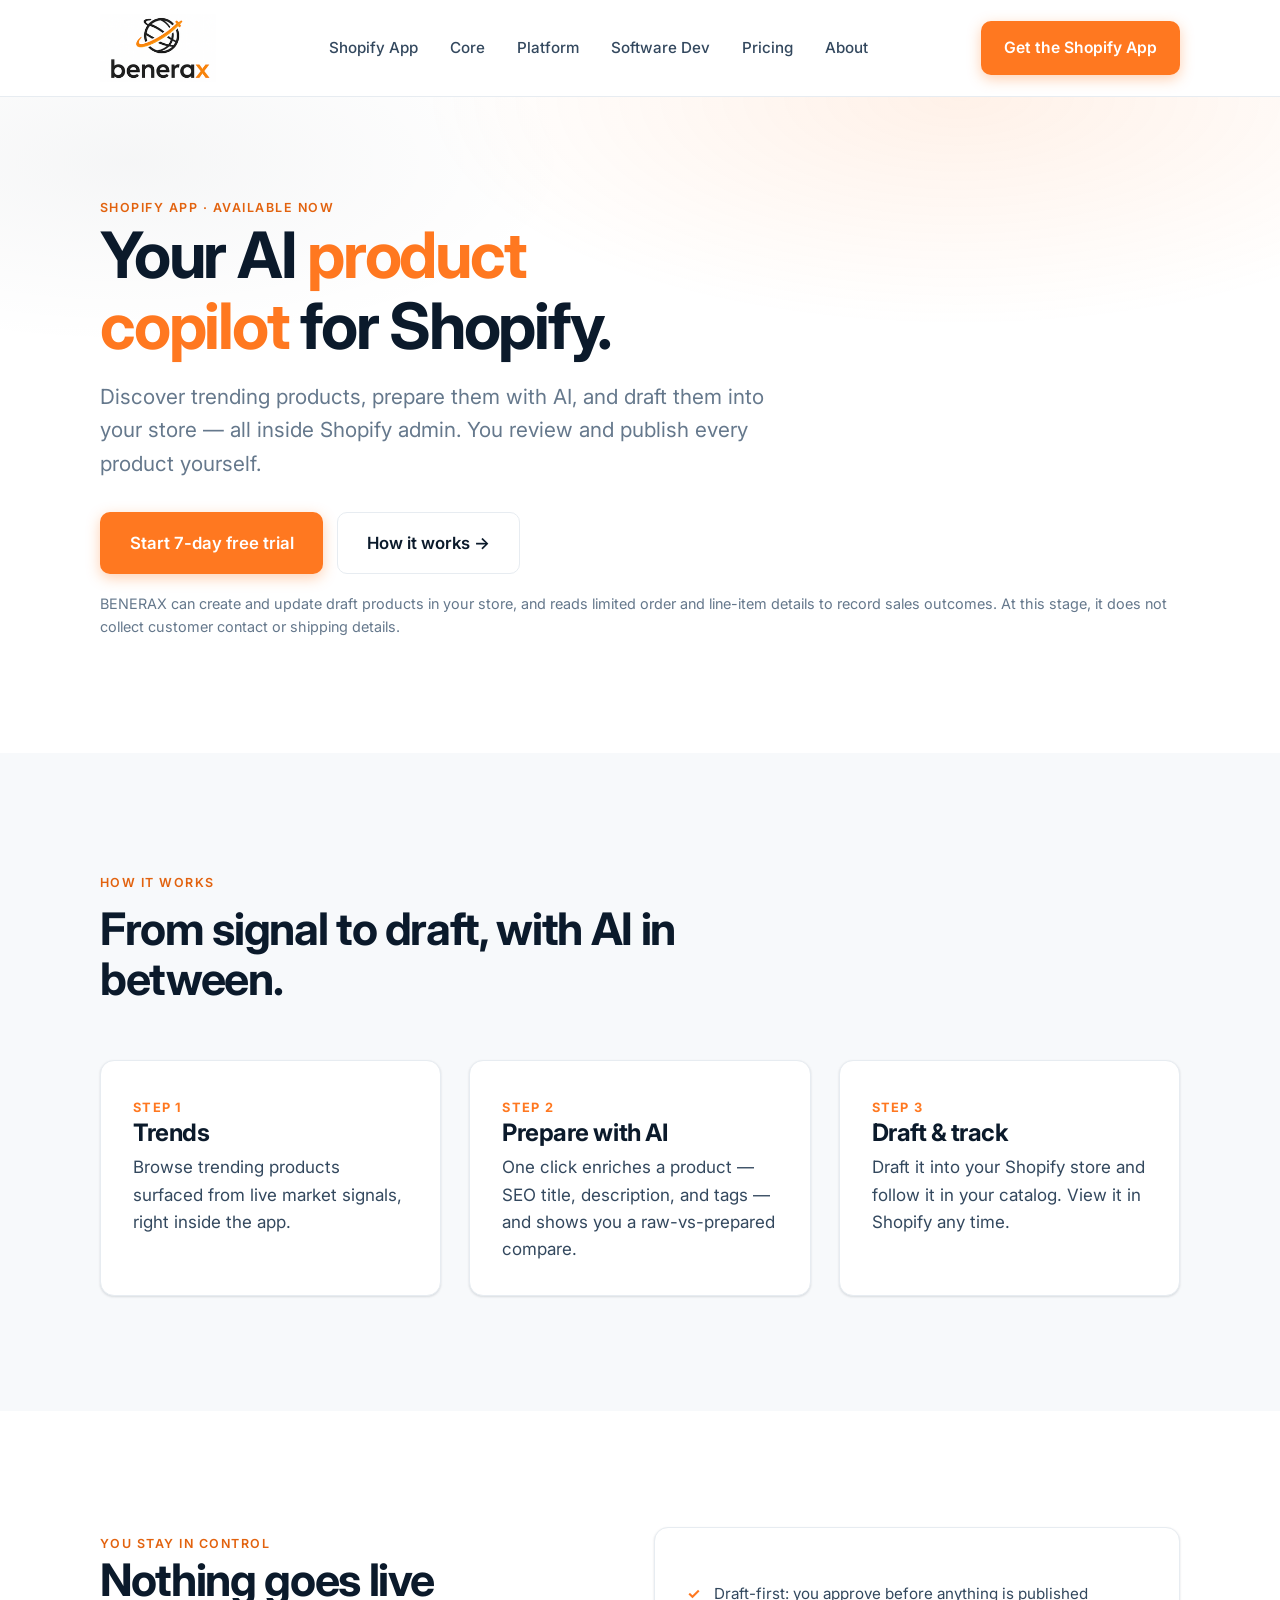
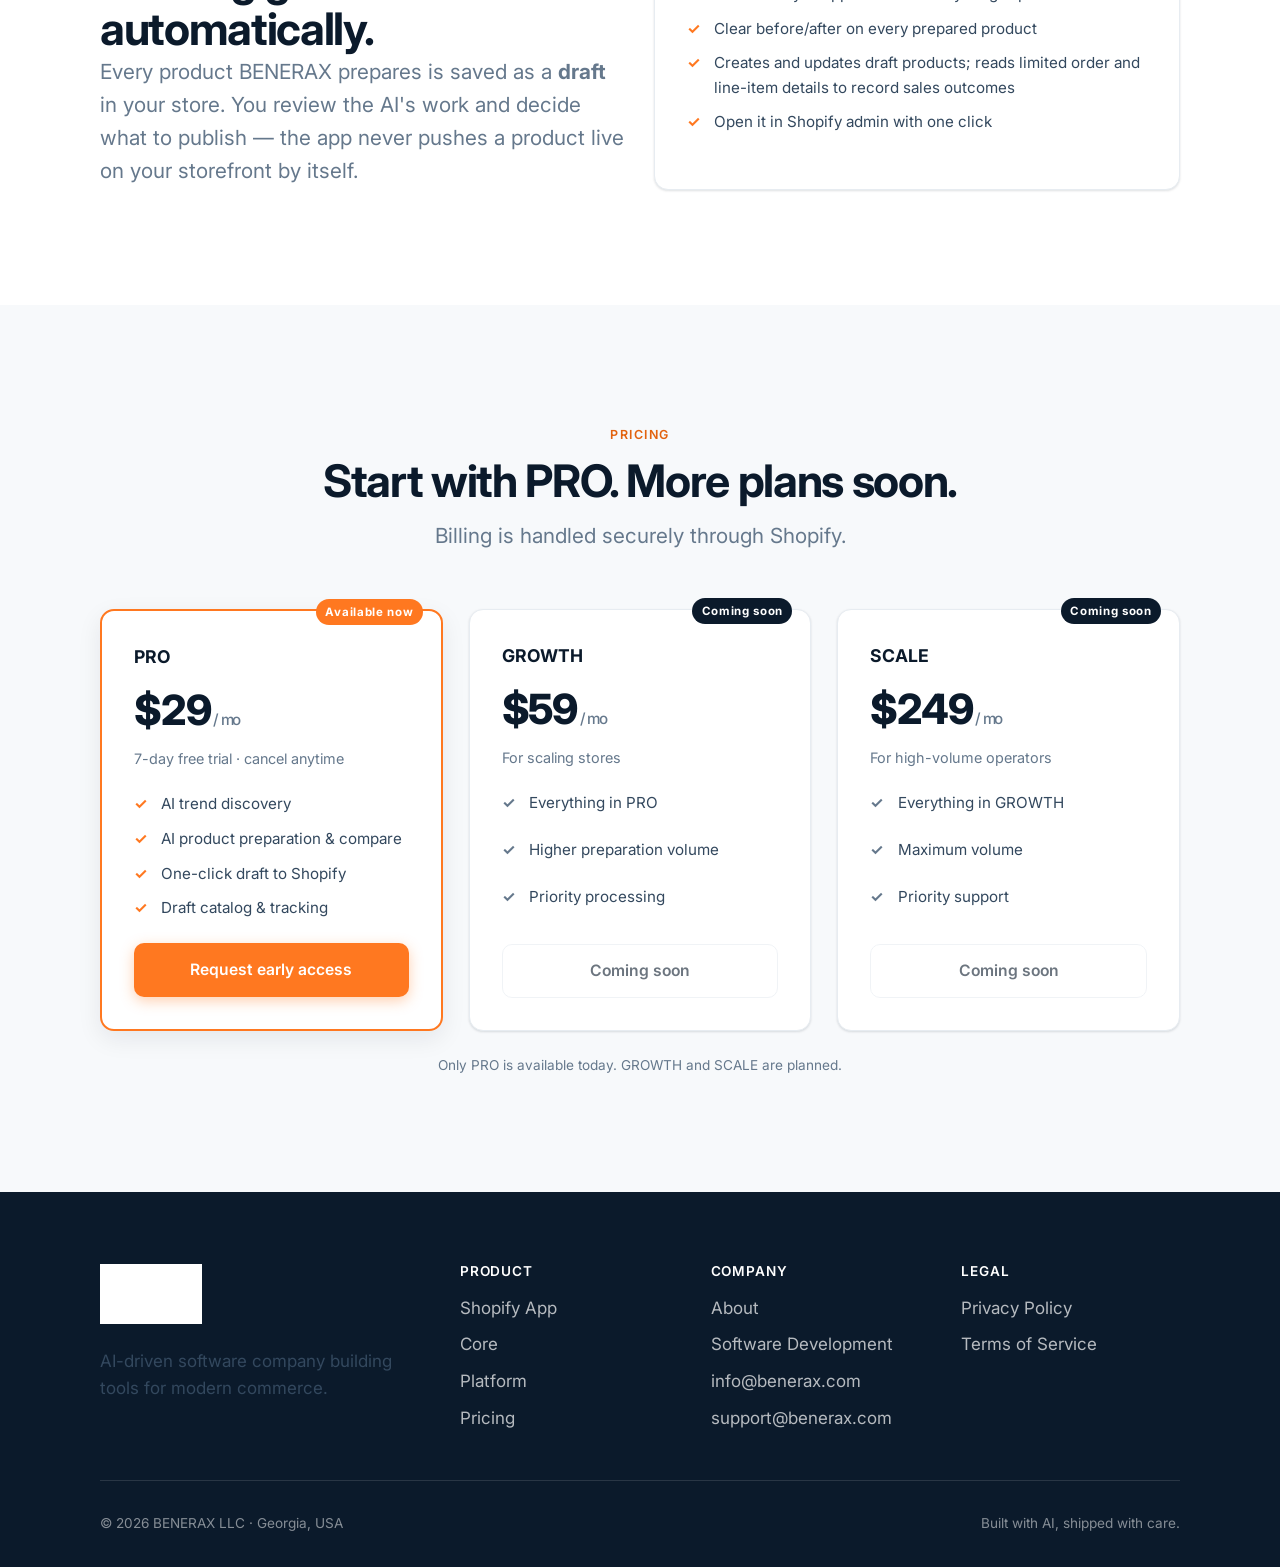
<file: pages/shopify-app.html>
<!DOCTYPE html>
<html lang="en">
<head>
<meta charset="UTF-8" />
<meta name="viewport" content="width=device-width, initial-scale=1.0" />
<title>BENERAX for Shopify — discover, prepare, draft</title>
<meta name="description" content="The BENERAX Shopify App: an AI product discovery, preparation, and draft-publishing copilot. Discover trends, prepare with AI, and draft into your store. You review and publish." />
<link rel="preconnect" href="https://fonts.googleapis.com" />
<link rel="preconnect" href="https://fonts.gstatic.com" crossorigin />
<link href="https://fonts.googleapis.com/css2?family=Inter:opsz,wght@14..32,300;14..32,400;14..32,500;14..32,600;14..32,700;14..32,800;14..32,900&display=swap" rel="stylesheet" />
<link rel="stylesheet" href="/assets/styles.css" />
</head>
<body>
<header class="nav">
  <div class="wrap nav-inner">
    <a class="brand" href="/"><img src="/assets/logo.png" alt="BENERAX" /></a>
    <nav class="nav-links" id="navLinks">
      <a href="/pages/shopify-app.html">Shopify App</a>
      <a href="/pages/core.html">Core</a>
      <a href="/pages/platform.html">Platform</a>
      <a href="/pages/software-development.html">Software Dev</a>
      <a href="/#pricing">Pricing</a>
      <a href="/pages/about.html">About</a>
    </nav>
    <div class="nav-cta"><a class="btn btn-primary" href="/pages/shopify-app.html">Get the Shopify App</a></div>
    <button class="nav-toggle" aria-label="Menu" aria-expanded="false">☰</button>
  </div>
</header>

<main>
<section class="hero">
  <div class="wrap">
    <span class="eyebrow reveal">Shopify App · Available now</span>
    <h1 class="reveal">Your AI <span class="accent">product copilot</span> for Shopify.</h1>
    <p class="lead reveal">Discover trending products, prepare them with AI, and draft them into your store — all inside Shopify admin. You review and publish every product yourself.</p>
    <div class="hero-actions reveal">
      <a class="btn btn-primary btn-lg" href="#install">Start 7-day free trial</a>
      <a class="btn btn-ghost btn-lg" href="#how">How it works →</a>
    </div>
    <p class="hero-note reveal">BENERAX can create and update draft products in your store, and reads limited order and line-item details to record sales outcomes. At this stage, it does not collect customer contact or shipping details.</p>
  </div>
</section>

<section class="section-soft" id="how">
  <div class="wrap">
    <div class="section-head measure reveal">
      <span class="eyebrow">How it works</span>
      <h2>From signal to draft, with AI in between.</h2>
    </div>
    <div class="grid grid-3">
      <div class="card reveal"><span class="num">STEP 1</span><h3>Trends</h3><p>Browse trending products surfaced from live market signals, right inside the app.</p></div>
      <div class="card reveal"><span class="num">STEP 2</span><h3>Prepare with AI</h3><p>One click enriches a product — SEO title, description, and tags — and shows you a raw-vs-prepared compare.</p></div>
      <div class="card reveal"><span class="num">STEP 3</span><h3>Draft &amp; track</h3><p>Draft it into your Shopify store and follow it in your catalog. View it in Shopify any time.</p></div>
    </div>
  </div>
</section>

<section id="control">
  <div class="wrap">
    <div class="grid grid-2" style="align-items:center">
      <div class="reveal">
        <span class="eyebrow">You stay in control</span>
        <h2>Nothing goes live automatically.</h2>
        <p class="lead">Every product BENERAX prepares is saved as a <strong>draft</strong> in your store. You review the AI's work and decide what to publish — the app never pushes a product live on your storefront by itself.</p>
      </div>
      <div class="card reveal">
        <ul class="price-list">
          <li>Draft-first: you approve before anything is published</li>
          <li>Clear before/after on every prepared product</li>
          <li>Creates and updates draft products; reads limited order and line-item details to record sales outcomes</li>
          <li>Open it in Shopify admin with one click</li>
        </ul>
      </div>
    </div>
  </div>
</section>

<section class="section-soft" id="install">
  <div class="wrap">
    <div class="section-head measure center reveal">
      <span class="eyebrow">Pricing</span>
      <h2>Start with PRO. More plans soon.</h2>
      <p class="lead">Billing is handled securely through Shopify.</p>
    </div>
    <div class="price-grid">
      <div class="card price-card featured reveal">
        <span class="price-tag live">Available now</span>
        <span class="price-name">PRO</span>
        <div class="price-amt">$29<small> / mo</small></div>
        <p class="price-sub">7-day free trial · cancel anytime</p>
        <ul class="price-list">
          <li>AI trend discovery</li>
          <li>AI product preparation &amp; compare</li>
          <li>One-click draft to Shopify</li>
          <li>Draft catalog &amp; tracking</li>
        </ul>
        <a class="btn btn-primary" href="mailto:support@benerax.com?subject=BENERAX%20Shopify%20App%20%E2%80%94%20early%20access" style="justify-content:center">Request early access</a>
      </div>
      <div class="card price-card soon reveal">
        <span class="price-tag coming">Coming soon</span>
        <span class="price-name">GROWTH</span>
        <div class="price-amt">$59<small> / mo</small></div>
        <p class="price-sub">For scaling stores</p>
        <ul class="price-list">
          <li>Everything in PRO</li>
          <li>Higher preparation volume</li>
          <li>Priority processing</li>
        </ul>
        <a class="btn btn-ghost" href="#" aria-disabled="true" style="justify-content:center;pointer-events:none;opacity:.6">Coming soon</a>
      </div>
      <div class="card price-card soon reveal">
        <span class="price-tag coming">Coming soon</span>
        <span class="price-name">SCALE</span>
        <div class="price-amt">$249<small> / mo</small></div>
        <p class="price-sub">For high-volume operators</p>
        <ul class="price-list">
          <li>Everything in GROWTH</li>
          <li>Maximum volume</li>
          <li>Priority support</li>
        </ul>
        <a class="btn btn-ghost" href="#" aria-disabled="true" style="justify-content:center;pointer-events:none;opacity:.6">Coming soon</a>
      </div>
    </div>
    <p class="center reveal" style="margin-top:1.5rem;font-size:.85rem;color:var(--ink-3)">Only PRO is available today. GROWTH and SCALE are planned.</p>
  </div>
</section>
</main>

<footer class="footer">
  <div class="wrap">
    <div class="footer-grid">
      <div class="footer-brand"><img src="/assets/logo.png" alt="BENERAX" /><p style="max-width:32ch">AI-driven software company building tools for modern commerce.</p></div>
      <div><h4>Product</h4><ul><li><a href="/pages/shopify-app.html">Shopify App</a></li><li><a href="/pages/core.html">Core</a></li><li><a href="/pages/platform.html">Platform</a></li><li><a href="/#pricing">Pricing</a></li></ul></div>
      <div><h4>Company</h4><ul><li><a href="/pages/about.html">About</a></li><li><a href="/pages/software-development.html">Software Development</a></li><li><a href="mailto:info@benerax.com">info@benerax.com</a></li><li><a href="mailto:support@benerax.com">support@benerax.com</a></li></ul></div>
      <div><h4>Legal</h4><ul><li><a href="/pages/privacy.html">Privacy Policy</a></li><li><a href="/pages/terms.html">Terms of Service</a></li></ul></div>
    </div>
    <div class="footer-bottom"><span>© <span data-year>2026</span> BENERAX LLC · Georgia, USA</span><span>Built with AI, shipped with care.</span></div>
  </div>
</footer>
<script src="/assets/site.js"></script>
</body>
</html>
</file>
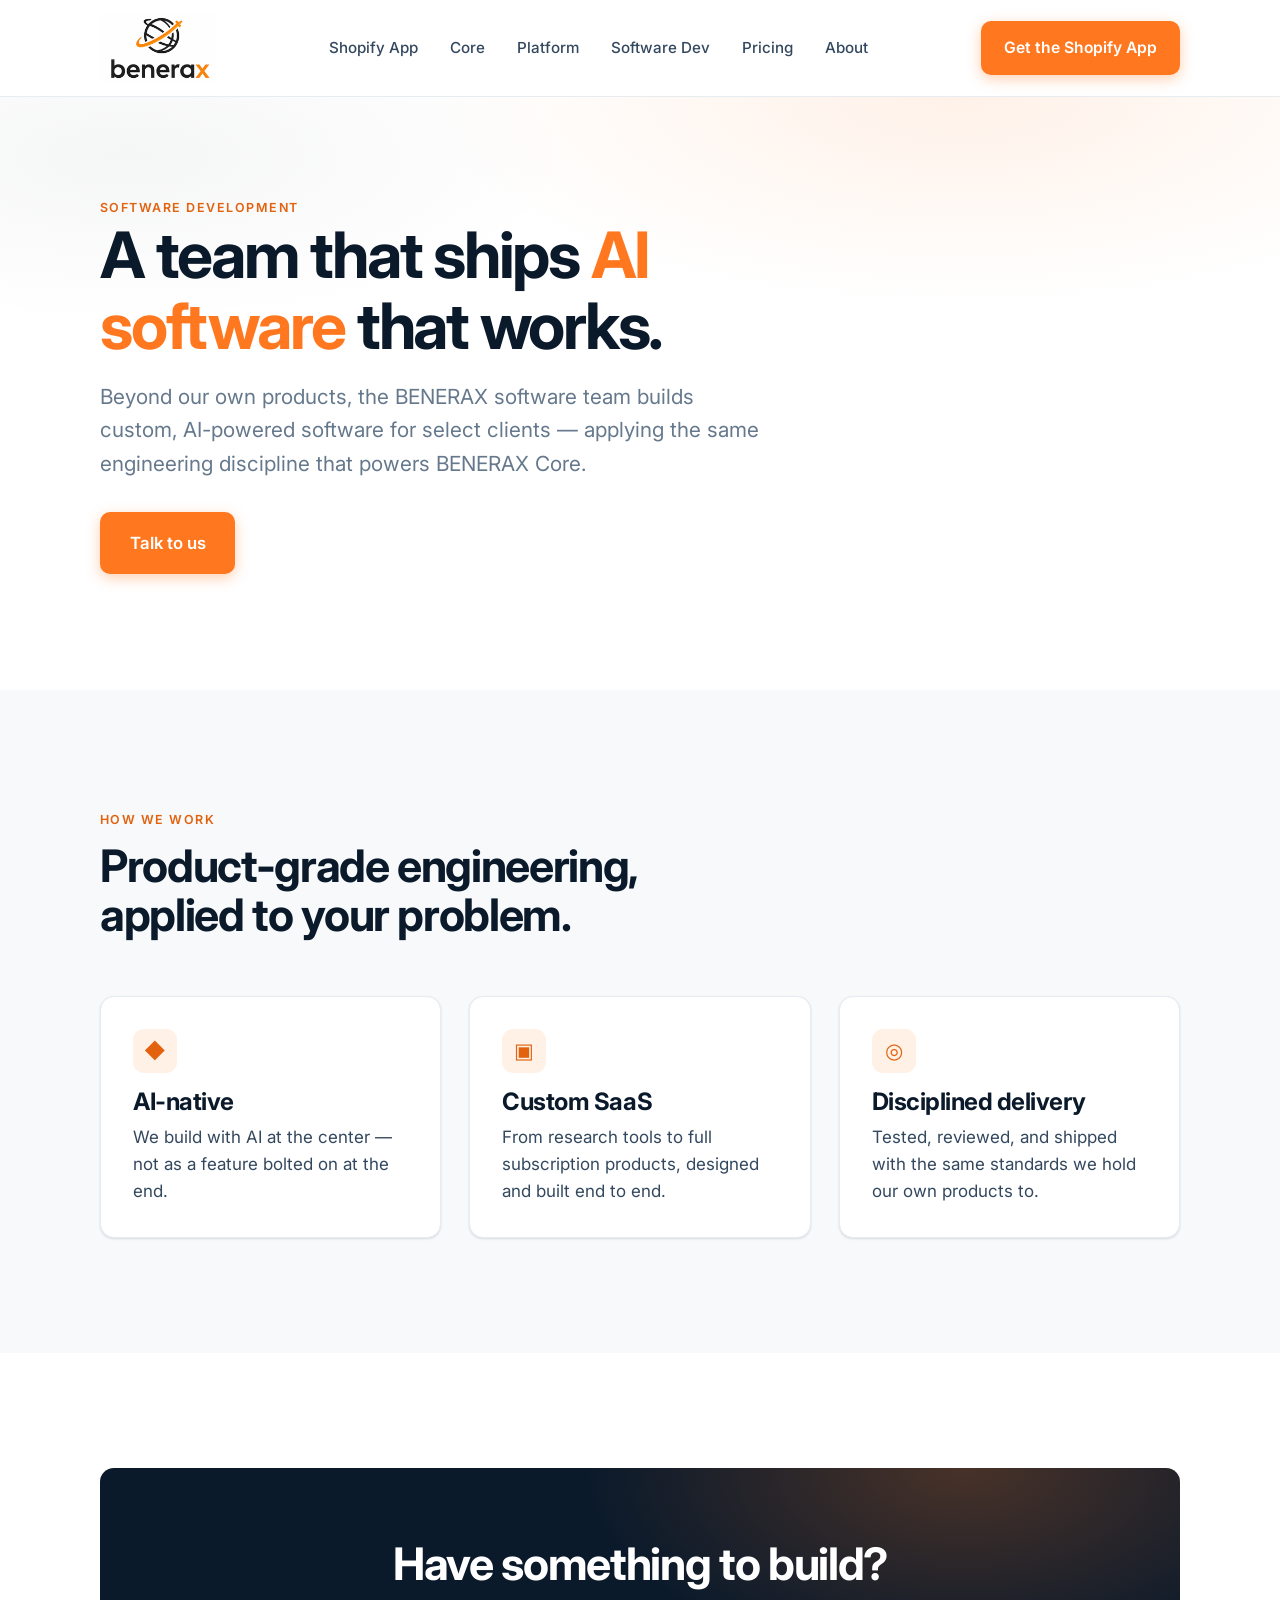
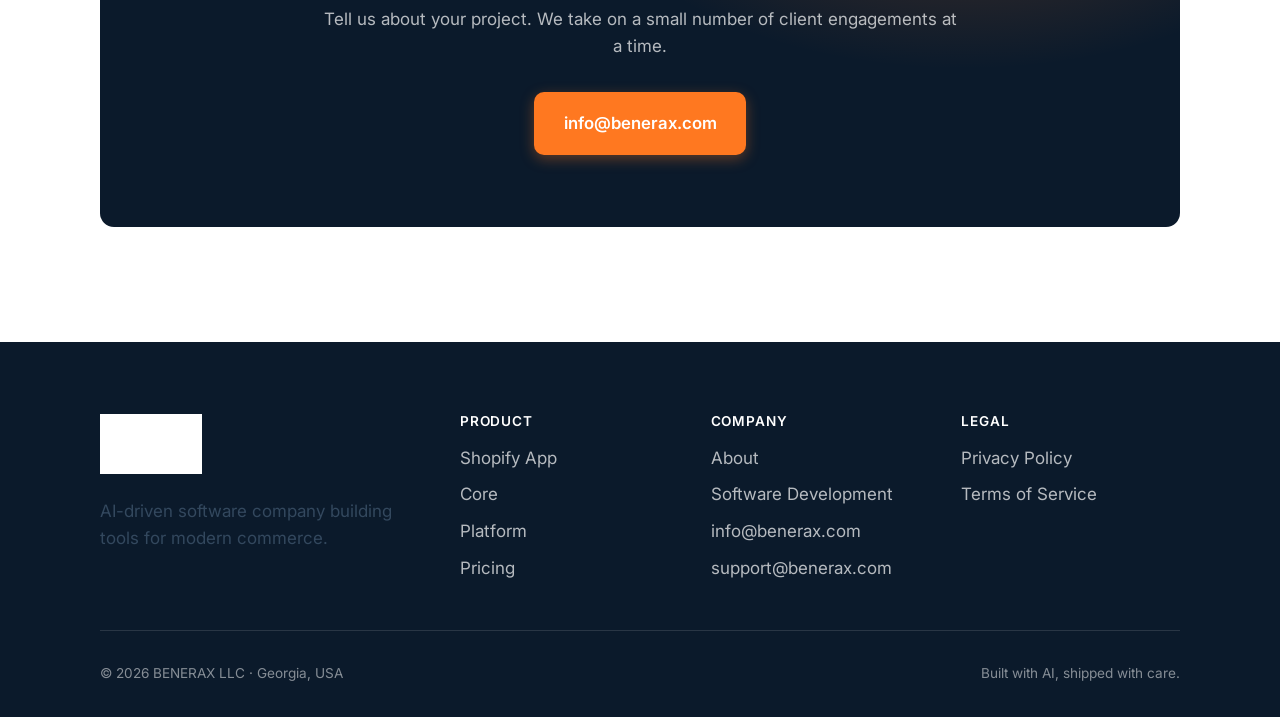
<file: pages/software-development.html>
<!DOCTYPE html>
<html lang="en">
<head>
<meta charset="UTF-8" />
<meta name="viewport" content="width=device-width, initial-scale=1.0" />
<title>Software Development — BENERAX</title>
<meta name="description" content="BENERAX's software team builds custom, AI-powered software for select clients — from financial research tools to bespoke SaaS products." />
<link rel="preconnect" href="https://fonts.googleapis.com" />
<link rel="preconnect" href="https://fonts.gstatic.com" crossorigin />
<link href="https://fonts.googleapis.com/css2?family=Inter:opsz,wght@14..32,300;14..32,400;14..32,500;14..32,600;14..32,700;14..32,800&display=swap" rel="stylesheet" />
<link rel="stylesheet" href="/assets/styles.css" />
</head>
<body>
<header class="nav">
  <div class="wrap nav-inner">
    <a class="brand" href="/"><img src="/assets/logo.png" alt="BENERAX" /></a>
    <nav class="nav-links" id="navLinks">
      <a href="/pages/shopify-app.html">Shopify App</a><a href="/pages/core.html">Core</a><a href="/pages/platform.html">Platform</a><a href="/pages/software-development.html">Software Dev</a><a href="/#pricing">Pricing</a><a href="/pages/about.html">About</a>
    </nav>
    <div class="nav-cta"><a class="btn btn-primary" href="/pages/shopify-app.html">Get the Shopify App</a></div>
    <button class="nav-toggle" aria-label="Menu" aria-expanded="false">☰</button>
  </div>
</header>

<main>
<section class="hero">
  <div class="wrap">
    <span class="eyebrow reveal">Software Development</span>
    <h1 class="reveal">A team that ships <span class="accent">AI software</span> that works.</h1>
    <p class="lead reveal">Beyond our own products, the BENERAX software team builds custom, AI-powered software for select clients — applying the same engineering discipline that powers BENERAX Core.</p>
    <div class="hero-actions reveal">
      <a class="btn btn-primary btn-lg" href="mailto:info@benerax.com?subject=Software%20development%20inquiry">Talk to us</a>
    </div>
  </div>
</section>

<section class="section-soft">
  <div class="wrap">
    <div class="section-head measure reveal"><span class="eyebrow">How we work</span><h2>Product-grade engineering, applied to your problem.</h2></div>
    <div class="grid grid-3">
      <div class="card reveal"><div class="card-icon">◆</div><h3>AI-native</h3><p>We build with AI at the center — not as a feature bolted on at the end.</p></div>
      <div class="card reveal"><div class="card-icon">▣</div><h3>Custom SaaS</h3><p>From research tools to full subscription products, designed and built end to end.</p></div>
      <div class="card reveal"><div class="card-icon">◎</div><h3>Disciplined delivery</h3><p>Tested, reviewed, and shipped with the same standards we hold our own products to.</p></div>
    </div>
  </div>
</section>

<section>
  <div class="wrap">
    <div class="cta-band reveal">
      <h2>Have something to build?</h2>
      <p class="measure center">Tell us about your project. We take on a small number of client engagements at a time.</p>
      <a class="btn btn-primary btn-lg" href="mailto:info@benerax.com?subject=Software%20development%20inquiry">info@benerax.com</a>
    </div>
  </div>
</section>
</main>

<footer class="footer">
  <div class="wrap">
    <div class="footer-grid">
      <div class="footer-brand"><img src="/assets/logo.png" alt="BENERAX" /><p style="max-width:32ch">AI-driven software company building tools for modern commerce.</p></div>
      <div><h4>Product</h4><ul><li><a href="/pages/shopify-app.html">Shopify App</a></li><li><a href="/pages/core.html">Core</a></li><li><a href="/pages/platform.html">Platform</a></li><li><a href="/#pricing">Pricing</a></li></ul></div>
      <div><h4>Company</h4><ul><li><a href="/pages/about.html">About</a></li><li><a href="/pages/software-development.html">Software Development</a></li><li><a href="mailto:info@benerax.com">info@benerax.com</a></li><li><a href="mailto:support@benerax.com">support@benerax.com</a></li></ul></div>
      <div><h4>Legal</h4><ul><li><a href="/pages/privacy.html">Privacy Policy</a></li><li><a href="/pages/terms.html">Terms of Service</a></li></ul></div>
    </div>
    <div class="footer-bottom"><span>© <span data-year>2026</span> BENERAX LLC · Georgia, USA</span><span>Built with AI, shipped with care.</span></div>
  </div>
</footer>
<script src="/assets/site.js"></script>
</body>
</html>
</file>
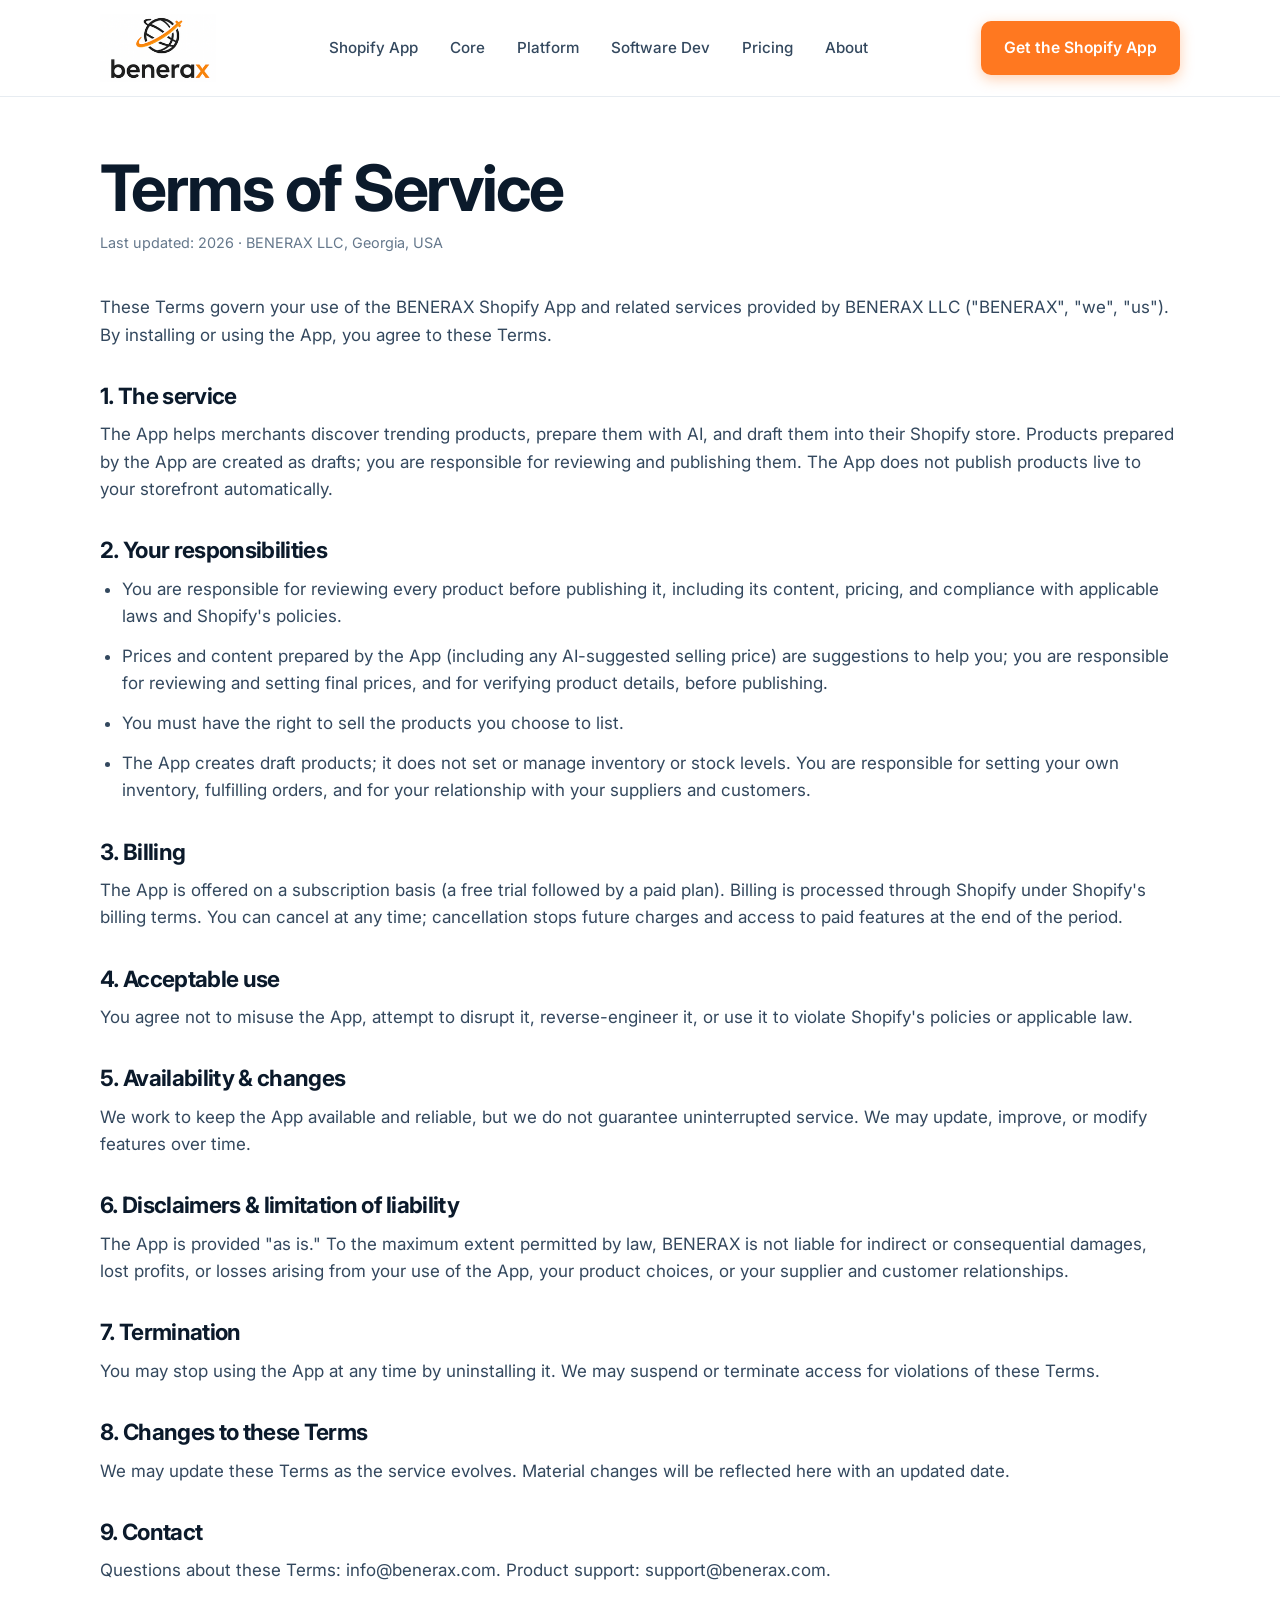
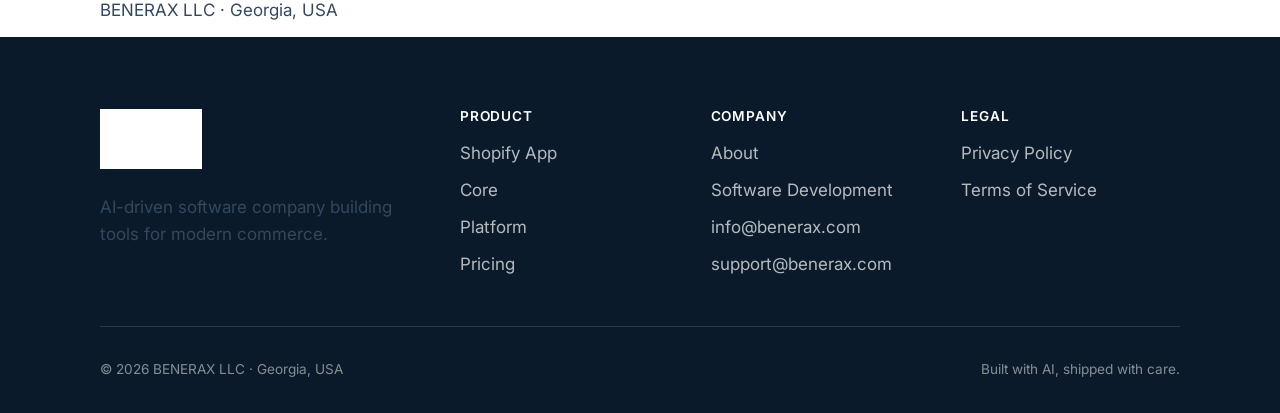
<file: pages/terms.html>
<!DOCTYPE html>
<html lang="en">
<head>
<meta charset="UTF-8" />
<meta name="viewport" content="width=device-width, initial-scale=1.0" />
<title>Terms of Service — BENERAX</title>
<meta name="description" content="Terms of Service for the BENERAX Shopify App and BENERAX LLC products." />
<link rel="preconnect" href="https://fonts.googleapis.com" />
<link rel="preconnect" href="https://fonts.gstatic.com" crossorigin />
<link href="https://fonts.googleapis.com/css2?family=Inter:opsz,wght@14..32,300;14..32,400;14..32,500;14..32,600;14..32,700&display=swap" rel="stylesheet" />
<link rel="stylesheet" href="/assets/styles.css" />
</head>
<body>
<header class="nav">
  <div class="wrap nav-inner">
    <a class="brand" href="/"><img src="/assets/logo.png" alt="BENERAX" /></a>
    <nav class="nav-links" id="navLinks">
      <a href="/pages/shopify-app.html">Shopify App</a><a href="/pages/core.html">Core</a><a href="/pages/platform.html">Platform</a><a href="/pages/software-development.html">Software Dev</a><a href="/#pricing">Pricing</a><a href="/pages/about.html">About</a>
    </nav>
    <div class="nav-cta"><a class="btn btn-primary" href="/pages/shopify-app.html">Get the Shopify App</a></div>
    <button class="nav-toggle" aria-label="Menu" aria-expanded="false">☰</button>
  </div>
</header>

<main class="wrap legal">
  <h1>Terms of Service</h1>
  <p class="updated">Last updated: 2026 · BENERAX LLC, Georgia, USA</p>

  <p>These Terms govern your use of the BENERAX Shopify App and related services provided by BENERAX LLC ("BENERAX", "we", "us"). By installing or using the App, you agree to these Terms.</p>

  <h2>1. The service</h2>
  <p>The App helps merchants discover trending products, prepare them with AI, and draft them into their Shopify store. Products prepared by the App are created as drafts; you are responsible for reviewing and publishing them. The App does not publish products live to your storefront automatically.</p>

  <h2>2. Your responsibilities</h2>
  <ul>
    <li>You are responsible for reviewing every product before publishing it, including its content, pricing, and compliance with applicable laws and Shopify's policies.</li>
    <li>Prices and content prepared by the App (including any AI-suggested selling price) are suggestions to help you; you are responsible for reviewing and setting final prices, and for verifying product details, before publishing.</li>
    <li>You must have the right to sell the products you choose to list.</li>
    <li>The App creates draft products; it does not set or manage inventory or stock levels. You are responsible for setting your own inventory, fulfilling orders, and for your relationship with your suppliers and customers.</li>
  </ul>

  <h2>3. Billing</h2>
  <p>The App is offered on a subscription basis (a free trial followed by a paid plan). Billing is processed through Shopify under Shopify's billing terms. You can cancel at any time; cancellation stops future charges and access to paid features at the end of the period.</p>

  <h2>4. Acceptable use</h2>
  <p>You agree not to misuse the App, attempt to disrupt it, reverse-engineer it, or use it to violate Shopify's policies or applicable law.</p>

  <h2>5. Availability &amp; changes</h2>
  <p>We work to keep the App available and reliable, but we do not guarantee uninterrupted service. We may update, improve, or modify features over time.</p>

  <h2>6. Disclaimers &amp; limitation of liability</h2>
  <p>The App is provided "as is." To the maximum extent permitted by law, BENERAX is not liable for indirect or consequential damages, lost profits, or losses arising from your use of the App, your product choices, or your supplier and customer relationships.</p>

  <h2>7. Termination</h2>
  <p>You may stop using the App at any time by uninstalling it. We may suspend or terminate access for violations of these Terms.</p>

  <h2>8. Changes to these Terms</h2>
  <p>We may update these Terms as the service evolves. Material changes will be reflected here with an updated date.</p>

  <h2>9. Contact</h2>
  <p>Questions about these Terms: <a href="mailto:info@benerax.com">info@benerax.com</a>. Product support: <a href="mailto:support@benerax.com">support@benerax.com</a>.</p>
  <p>BENERAX LLC · Georgia, USA</p>
</main>

<footer class="footer">
  <div class="wrap">
    <div class="footer-grid">
      <div class="footer-brand"><img src="/assets/logo.png" alt="BENERAX" /><p style="max-width:32ch">AI-driven software company building tools for modern commerce.</p></div>
      <div><h4>Product</h4><ul><li><a href="/pages/shopify-app.html">Shopify App</a></li><li><a href="/pages/core.html">Core</a></li><li><a href="/pages/platform.html">Platform</a></li><li><a href="/#pricing">Pricing</a></li></ul></div>
      <div><h4>Company</h4><ul><li><a href="/pages/about.html">About</a></li><li><a href="/pages/software-development.html">Software Development</a></li><li><a href="mailto:info@benerax.com">info@benerax.com</a></li><li><a href="mailto:support@benerax.com">support@benerax.com</a></li></ul></div>
      <div><h4>Legal</h4><ul><li><a href="/pages/privacy.html">Privacy Policy</a></li><li><a href="/pages/terms.html">Terms of Service</a></li></ul></div>
    </div>
    <div class="footer-bottom"><span>© <span data-year>2026</span> BENERAX LLC · Georgia, USA</span><span>Built with AI, shipped with care.</span></div>
  </div>
</footer>
<script src="/assets/site.js"></script>
</body>
</html>
</file>
<file: assets/styles.css>
/* ============================================================================
   BENERAX — corporate site design system
   Light theme · navy ink · orange accent (logo-aligned) · Inter · premium craft.
   No frameworks. Hand-built. Aligned with messaging spine v1.
   ========================================================================== */

:root {
  /* Brand — from the BENERAX logo (orange accent, near-black ink). */
  --orange:      #FF7820;
  --orange-deep: #E2620E;
  --orange-soft: #FFF1E6;

  /* Ink / navy scale (text + structure). */
  --ink:    #0B1A2B;   /* headings */
  --ink-2:  #33485E;   /* body */
  --ink-3:  #65788C;   /* muted */
  --line:   #E7ECF1;   /* hairlines */

  /* Surfaces. */
  --bg:      #FFFFFF;
  --bg-soft: #F7F9FB;  /* alternating sections */
  --bg-navy: #0B1A2B;  /* rare dark band (footer / CTA) */

  /* Type. */
  --sans: 'Inter', -apple-system, BlinkMacSystemFont, 'Segoe UI', sans-serif;

  /* Rhythm. */
  --maxw: 1160px;
  --pad: clamp(20px, 5vw, 40px);
  --radius: 14px;
  --shadow-sm: 0 1px 2px rgba(11,26,43,.06), 0 1px 3px rgba(11,26,43,.08);
  --shadow-md: 0 8px 24px rgba(11,26,43,.08);
  --shadow-lg: 0 24px 60px rgba(11,26,43,.12);
  --ease: cubic-bezier(.2,.7,.2,1);
}

* { box-sizing: border-box; margin: 0; padding: 0; }
html { scroll-behavior: smooth; -webkit-text-size-adjust: 100%; }

body {
  font-family: var(--sans);
  color: var(--ink-2);
  background: var(--bg);
  line-height: 1.6;
  font-size: 17px;
  -webkit-font-smoothing: antialiased;
  text-rendering: optimizeLegibility;
}

/* ---- Typography (weight-driven hierarchy, generous line-height) ---- */
h1, h2, h3, h4 { color: var(--ink); line-height: 1.1; letter-spacing: -0.02em; font-weight: 700; }
h1 { font-size: clamp(2.4rem, 5.5vw, 4rem); letter-spacing: -0.035em; }
h2 { font-size: clamp(1.9rem, 4vw, 2.8rem); letter-spacing: -0.03em; }
h3 { font-size: clamp(1.2rem, 2.2vw, 1.5rem); }
p  { color: var(--ink-2); }
a  { color: inherit; text-decoration: none; }

.lead { font-size: clamp(1.05rem, 2vw, 1.3rem); color: var(--ink-3); line-height: 1.6; }
.eyebrow {
  font-size: .78rem; font-weight: 600; letter-spacing: .12em; text-transform: uppercase;
  color: var(--orange-deep);
}
.accent { color: var(--orange); }

/* ---- Layout ---- */
.wrap { max-width: var(--maxw); margin: 0 auto; padding-left: var(--pad); padding-right: var(--pad); }
section { padding: clamp(64px, 9vw, 120px) 0; }
.section-soft { background: var(--bg-soft); }
.center { text-align: center; }
.measure { max-width: 640px; }
.measure.center { margin-left: auto; margin-right: auto; }

/* ---- Buttons ---- */
.btn {
  display: inline-flex; align-items: center; gap: .5em;
  font-weight: 600; font-size: .98rem; border-radius: 10px;
  padding: .85em 1.4em; cursor: pointer; border: 1px solid transparent;
  transition: transform .15s var(--ease), box-shadow .2s var(--ease), background .2s var(--ease);
}
.btn:hover { transform: translateY(-1px); }
.btn-primary { background: var(--orange); color: #fff; box-shadow: 0 4px 14px rgba(255,120,32,.35); }
.btn-primary:hover { background: var(--orange-deep); box-shadow: 0 6px 20px rgba(255,120,32,.45); }
.btn-ghost { background: transparent; color: var(--ink); border-color: var(--line); }
.btn-ghost:hover { border-color: var(--ink-3); background: var(--bg-soft); }
.btn-lg { padding: 1em 1.7em; font-size: 1.05rem; }

/* ---- Header / nav ---- */
.nav {
  position: sticky; top: 0; z-index: 50;
  background: rgba(255,255,255,.8); backdrop-filter: saturate(180%) blur(12px);
  border-bottom: 1px solid var(--line);
}
.nav-inner { display: flex; align-items: center; justify-content: space-between; height: 96px; }
.brand { display: flex; align-items: center; gap: .55em; font-weight: 800; color: var(--ink); font-size: 1.15rem; letter-spacing: -.02em; }
.brand img { height: 68px; width: auto; display: block; }
.nav-links { display: flex; align-items: center; gap: 2rem; }
.nav-links a { color: var(--ink-2); font-weight: 500; font-size: .95rem; transition: color .15s; }
.nav-links a:hover { color: var(--orange-deep); }
.nav-cta { display: flex; align-items: center; gap: .8rem; }
.nav-toggle { display: none; background: none; border: 0; cursor: pointer; font-size: 1.5rem; color: var(--ink); }

/* ---- Hero ---- */
.hero { padding-top: clamp(56px, 8vw, 96px); position: relative; overflow: hidden; }
.hero::before {
  content: ""; position: absolute; inset: 0; z-index: -1;
  background:
    radial-gradient(60% 50% at 75% 0%, rgba(255,120,32,.10), transparent 70%),
    radial-gradient(50% 40% at 10% 10%, rgba(11,26,43,.04), transparent 70%);
}
.hero h1 { max-width: 14ch; }
.hero .lead { max-width: 52ch; margin-top: 1.2rem; }
.hero-actions { display: flex; gap: .9rem; margin-top: 2rem; flex-wrap: wrap; }
.hero-note { margin-top: 1.1rem; font-size: .9rem; color: var(--ink-3); }

/* ---- Product mockup (CSS placeholder — swap with real screenshots) ---- */
.mock {
  margin-top: clamp(40px, 6vw, 72px);
  border: 1px solid var(--line); border-radius: var(--radius);
  background: #fff; box-shadow: var(--shadow-lg); overflow: hidden;
}
.mock-bar { display: flex; align-items: center; gap: .4rem; padding: .7rem 1rem; border-bottom: 1px solid var(--line); background: var(--bg-soft); }
.mock-dot { width: 11px; height: 11px; border-radius: 50%; background: #D8DEE6; }
.mock-body { padding: clamp(20px, 4vw, 40px); min-height: 280px; display: grid; gap: 14px; }
.mock-row { height: 14px; border-radius: 6px; background: linear-gradient(90deg, var(--bg-soft), #EEF2F6); }
.mock-row.s { width: 40%; } .mock-row.m { width: 70%; } .mock-row.l { width: 90%; }
.mock-pill { display: inline-block; padding: .3em .8em; border-radius: 999px; background: var(--orange-soft); color: var(--orange-deep); font-weight: 600; font-size: .8rem; width: fit-content; }
.mock-cards { display: grid; grid-template-columns: repeat(3,1fr); gap: 12px; margin-top: 6px; }
.mock-card { border: 1px solid var(--line); border-radius: 10px; padding: 14px; display: grid; gap: 8px; }
.mock-thumb { height: 60px; border-radius: 8px; background: linear-gradient(135deg, #EEF2F6, #E2E8EF); }

/* ---- Grid sections ---- */
.grid { display: grid; gap: clamp(20px, 3vw, 28px); }
.grid-3 { grid-template-columns: repeat(3, 1fr); }
.grid-2 { grid-template-columns: repeat(2, 1fr); }
.card {
  background: #fff; border: 1px solid var(--line); border-radius: var(--radius);
  padding: clamp(22px, 3vw, 32px); box-shadow: var(--shadow-sm);
  transition: transform .2s var(--ease), box-shadow .2s var(--ease), border-color .2s;
}
.card:hover { transform: translateY(-3px); box-shadow: var(--shadow-md); border-color: #DCE3EA; }
.card h3 { margin-bottom: .5rem; }
.card .num { font-size: .8rem; font-weight: 700; color: var(--orange); letter-spacing: .1em; }
.card-icon {
  width: 44px; height: 44px; border-radius: 11px; display: grid; place-items: center;
  background: var(--orange-soft); color: var(--orange-deep); margin-bottom: 1rem; font-size: 1.3rem;
}

.section-head { margin-bottom: clamp(36px, 5vw, 56px); }
.section-head h2 { margin-top: .6rem; }
.section-head p { margin-top: .8rem; }

/* ---- Steps ---- */
.steps { counter-reset: step; }
.step { display: flex; gap: 1.2rem; align-items: flex-start; }
.step::before {
  counter-increment: step; content: counter(step);
  flex: 0 0 auto; width: 38px; height: 38px; border-radius: 50%;
  background: var(--ink); color: #fff; display: grid; place-items: center; font-weight: 700;
}

/* ---- Pricing ---- */
.price-grid { display: grid; grid-template-columns: repeat(3, 1fr); gap: clamp(18px, 2.5vw, 26px); align-items: stretch; }
.price-card { text-align: left; position: relative; display: flex; flex-direction: column; }
.price-card.featured { border: 2px solid var(--orange); box-shadow: var(--shadow-md); }
.price-card.soon { opacity: .92; }
.price-tag { position: absolute; top: -12px; right: 18px; font-size: .72rem; font-weight: 700; letter-spacing: .06em; padding: .35em .8em; border-radius: 999px; }
.price-tag.live { background: var(--orange); color: #fff; }
.price-tag.coming { background: var(--ink); color: #fff; }
.price-name { font-weight: 700; color: var(--ink); font-size: 1.1rem; }
.price-amt { font-size: 2.6rem; font-weight: 800; color: var(--ink); letter-spacing: -.03em; margin: .4rem 0 .2rem; }
.price-amt small { font-size: .95rem; font-weight: 500; color: var(--ink-3); }
.price-sub { font-size: .9rem; color: var(--ink-3); min-height: 1.3em; }
.price-list { list-style: none; text-align: left; margin: 1.4rem 0; display: grid; gap: .65rem; flex: 1; }
.price-list li { padding-left: 1.7rem; position: relative; color: var(--ink-2); font-size: .95rem; }
.price-list li::before { content: "✓"; position: absolute; left: 0; color: var(--orange); font-weight: 700; }
.price-card.soon .price-list li::before { color: var(--ink-3); }

/* ---- Badge / vision label ---- */
.badge { display: inline-block; padding: .3em .8em; border-radius: 999px; font-size: .75rem; font-weight: 600; letter-spacing: .04em; }
.badge-live { background: #E7F7EE; color: #1A7F46; }
.badge-soon { background: var(--bg-soft); color: var(--ink-3); border: 1px solid var(--line); }

/* ---- CTA band (navy) ---- */
.cta-band { background: var(--bg-navy); color: #fff; border-radius: var(--radius); padding: clamp(40px, 6vw, 72px); text-align: center; position: relative; overflow: hidden; }
.cta-band::before { content: ""; position: absolute; inset: 0; background: radial-gradient(50% 80% at 80% 0%, rgba(255,120,32,.25), transparent 70%); }
.cta-band h2 { color: #fff; position: relative; }
.cta-band p { color: rgba(255,255,255,.7); position: relative; margin: 1rem auto 2rem; }
.cta-band .btn-ghost { color: #fff; border-color: rgba(255,255,255,.3); }
.cta-band .btn-ghost:hover { background: rgba(255,255,255,.1); }

/* ---- Footer ---- */
.footer { background: var(--bg-navy); color: rgba(255,255,255,.7); padding: clamp(48px,6vw,72px) 0 32px; }
.footer a { color: rgba(255,255,255,.7); transition: color .15s; }
.footer a:hover { color: #fff; }
.footer-grid { display: grid; grid-template-columns: 1.5fr 1fr 1fr 1fr; gap: 2rem; }
.footer-grid h4 { color: #fff; font-size: .85rem; letter-spacing: .06em; text-transform: uppercase; margin-bottom: 1rem; font-weight: 600; }
.footer-grid ul { list-style: none; display: grid; gap: .6rem; }
.footer-brand img { height: 60px; filter: brightness(0) invert(1); margin-bottom: 1rem; }
.footer-bottom { border-top: 1px solid rgba(255,255,255,.12); margin-top: 3rem; padding-top: 2rem; display: flex; justify-content: space-between; gap: 1rem; flex-wrap: wrap; font-size: .85rem; color: rgba(255,255,255,.5); }

/* ---- Reveal-on-scroll (subtle, purposeful motion) ---- */
.reveal { opacity: 0; transform: translateY(16px); transition: opacity .6s var(--ease), transform .6s var(--ease); }
.reveal.in { opacity: 1; transform: none; }
@media (prefers-reduced-motion: reduce) { .reveal { opacity: 1; transform: none; transition: none; } html { scroll-behavior: auto; } }

/* ---- Legal pages ---- */
.legal { padding-top: 56px; }
.legal h1 { margin-bottom: .5rem; }
.legal .updated { color: var(--ink-3); font-size: .9rem; margin-bottom: 2.5rem; }
.legal h2 { font-size: 1.4rem; margin: 2.2rem 0 .8rem; }
.legal p, .legal li { color: var(--ink-2); margin-bottom: .8rem; }
.legal ul { padding-left: 1.4rem; }

/* ---- Responsive ---- */
@media (max-width: 860px) {
  .grid-3, .grid-2, .mock-cards, .price-grid { grid-template-columns: 1fr; }
  .footer-grid { grid-template-columns: 1fr 1fr; }
  .nav-links { display: none; }
  .nav-toggle { display: block; }
  .nav-links.open {
    display: flex; flex-direction: column; position: absolute; top: 96px; left: 0; right: 0;
    background: #fff; border-bottom: 1px solid var(--line); padding: 1.2rem var(--pad); gap: 1rem;
  }
}
</file>
